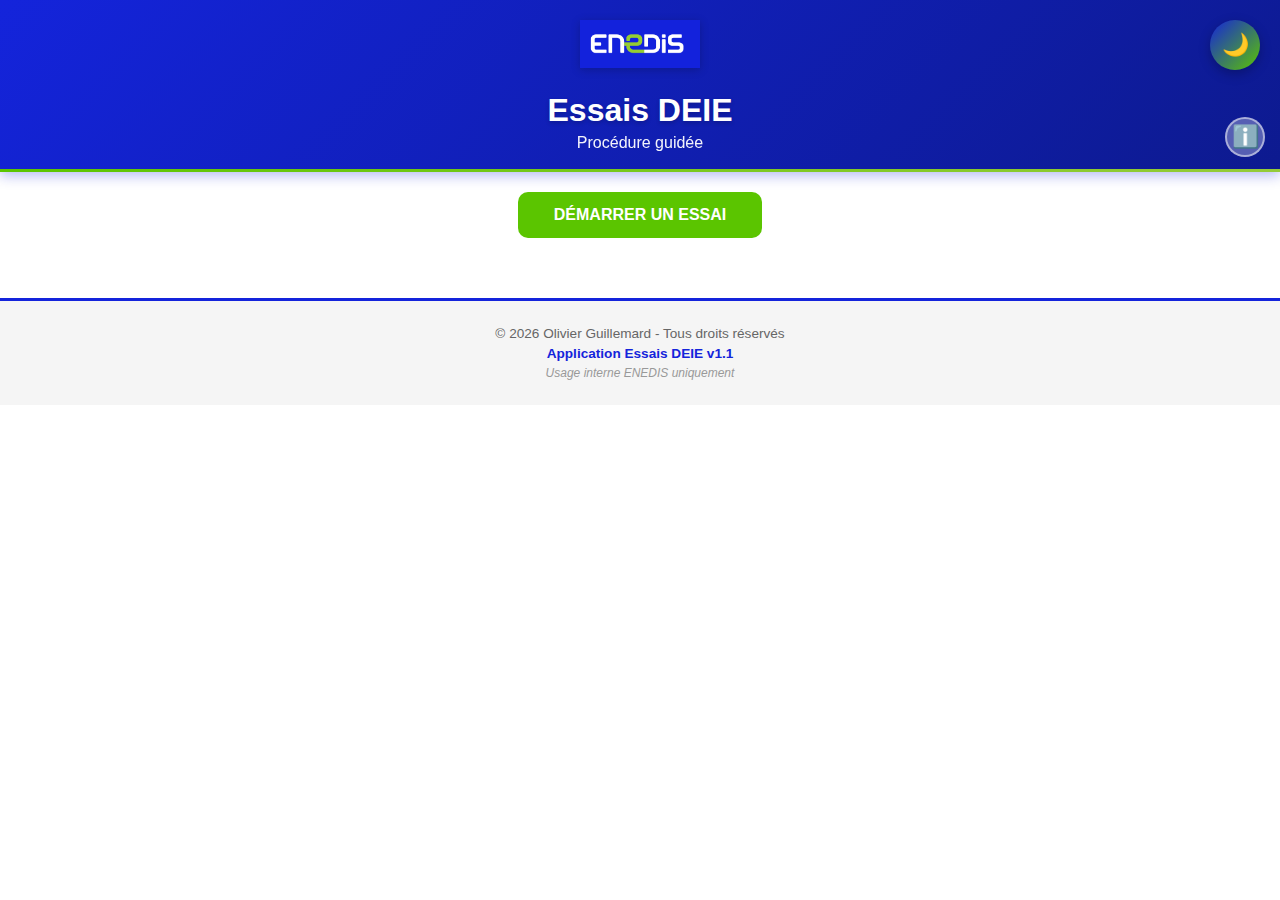
<file: index.html>
<!DOCTYPE html>
<html lang="fr">
<head>
    <meta charset="UTF-8">
    <title>Essais DEIE</title>
    <meta name="viewport" content="width=device-width, initial-scale=1.0">
    
    <!-- PWA Meta Tags -->
    <meta name="description" content="Application de gestion des essais DEIE - Enedis">
    <meta name="theme-color" content="#1424DB">
    <meta name="apple-mobile-web-app-capable" content="yes">
    <meta name="apple-mobile-web-app-status-bar-style" content="black-translucent">
    <meta name="apple-mobile-web-app-title" content="Essais DEIE">
    <link rel="manifest" href="manifest.json">
    
    <!-- Icons pour iPhone -->
    <link rel="apple-touch-icon" href="icon-192.png">
    <link rel="icon" type="image/png" href="icon-192.png">

    <link rel="stylesheet" href="style.css?v=20260217">
</head>
<body>
    
    <header class="header">
        <img src= "enedis.png" alt="Enedis" class="logo">
        <h1>Essais DEIE</h1>
        <p>Procédure guidée</p>
        <a href="about.html" class="about-link" title="À propos">ℹ️</a>
    </header>

 <main class="container">

  <!-- SCREEN 1 : ACCUEIL -->
  <section id="screenAccueil" class="screen active">
    <button id="startBtn">DÉMARRER UN ESSAI</button>
    
    <!-- Message de reprise si session en cours -->
    <div id="sessionEnCours" style="display: none; margin-top: 30px; padding: 20px; background-color: #fff3cd; border-radius: 8px; border: 2px solid #ffc107;">
      <h3 style="margin-top: 0; color: #856404;">Session en cours détectée</h3>
      <p id="sessionInfo" style="margin: 10px 0; color: #856404;"></p>
      <div style="display: flex; gap: 10px; margin-top: 15px; flex-direction: column;">
        <button id="btnReprendre" class="primary-btn" style="background-color: #5bc500;">
          Reprendre où je me suis arrêté
        </button>
        <button id="btnNouveauEssai" class="secondary-btn">
          Recommencer un nouvel essai
        </button>
      </div>
    </div>
  </section>

  <!-- SCREEN 2 : MOTIF / PROTECTION / COFFRET -->
  <section id="screenChoix" class="screen">
    <h2>Configuration de l'essai</h2>

    <div class="choice-group" data-type="motif">
      <h3>Motif des essais</h3>
      <button class="choice-btn" data-value="MES">MISE EN SERVICE</button>
      <button class="choice-btn" data-value="MODIF">MODIFICATION</button>
      <button class="choice-btn" data-value="DEP">DEPANNAGE</button>
    </div>


    <div class="choice-group" data-type="protection">
      <h3>Type de protection</h3>
      <button class="choice-btn" data-value="H1">H1</button>
      <button class="choice-btn" data-value="H2">H2</button>
      <button class="choice-btn" data-value="H3.1">H3.1</button>
      <button class="choice-btn" data-value="H4">H4</button>
      <button class="choice-btn" data-value="H5">H5</button>
    </div>

    <div class="choice-group" data-type="coffret">
      <h3>Type de coffret</h3>
      <button class="choice-btn" data-value="DEIE">DEIE</button>
      <button class="choice-btn" data-value="eDEIE">eDEIE</button>
    </div>

    <button id="nextBtn" disabled>Continuer</button>
  </section>

</main>

<!-- FOOTER COPYRIGHT -->
<footer class="copyright-footer">
  <p>© 2026 Olivier Guillemard - Tous droits réservés</p>
  <p class="version">Application Essais DEIE v1.1</p>
  <p class="usage">Usage interne ENEDIS uniquement</p>
</footer>

<script src="autosave.js?v=20260217"></script>
<script src="ux-mobile.js?v=20260217"></script>
<script src="app.js?v=20260217"></script>

<!-- Service Worker Registration -->
<script>
if ('serviceWorker' in navigator) {
  window.addEventListener('load', () => {
    navigator.serviceWorker.register('./service-worker.js')
      .then(registration => {
        console.log('✓ Service Worker enregistré avec succès:', registration.scope);
      })
      .catch(error => {
        console.log('✗ Erreur enregistrement Service Worker:', error);
      });
  });
}
</script>
  <script defer src="dark-mode.js?v=20260217"></script>
</body>
</html>
</file>
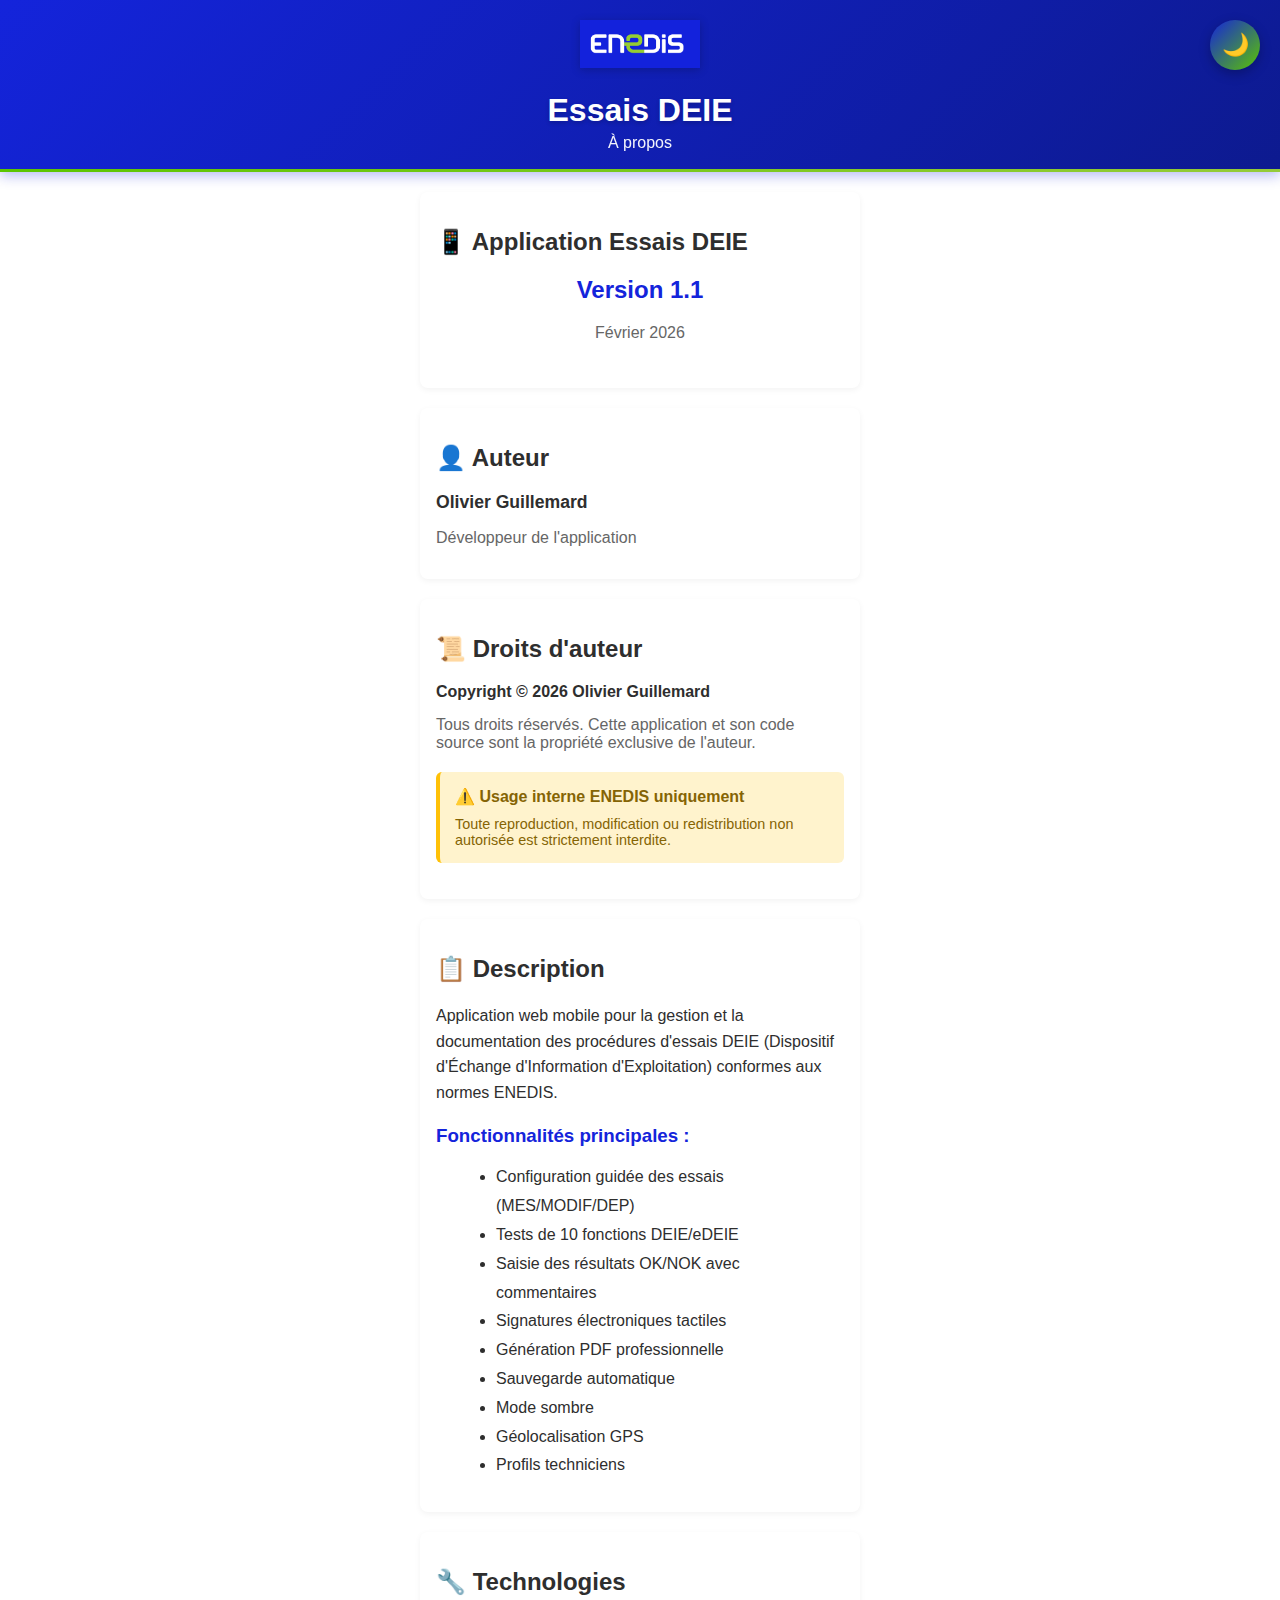
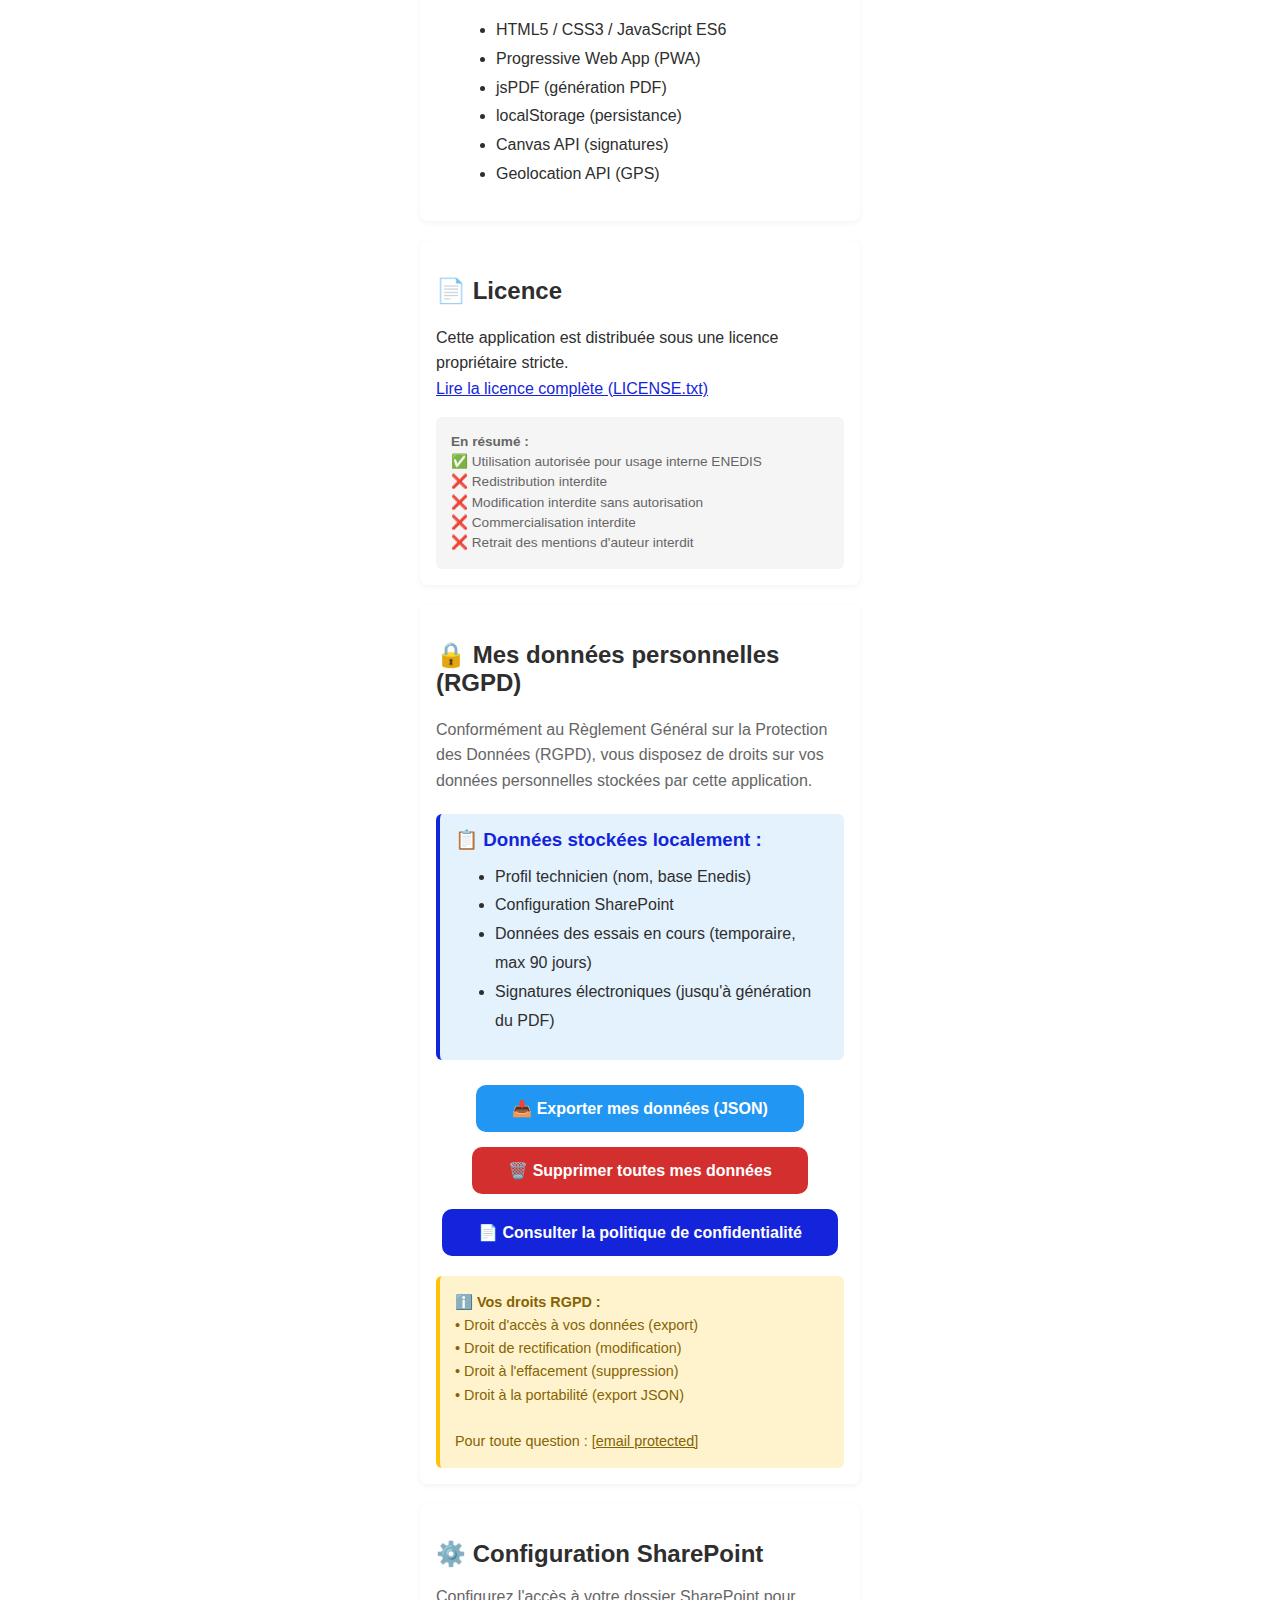
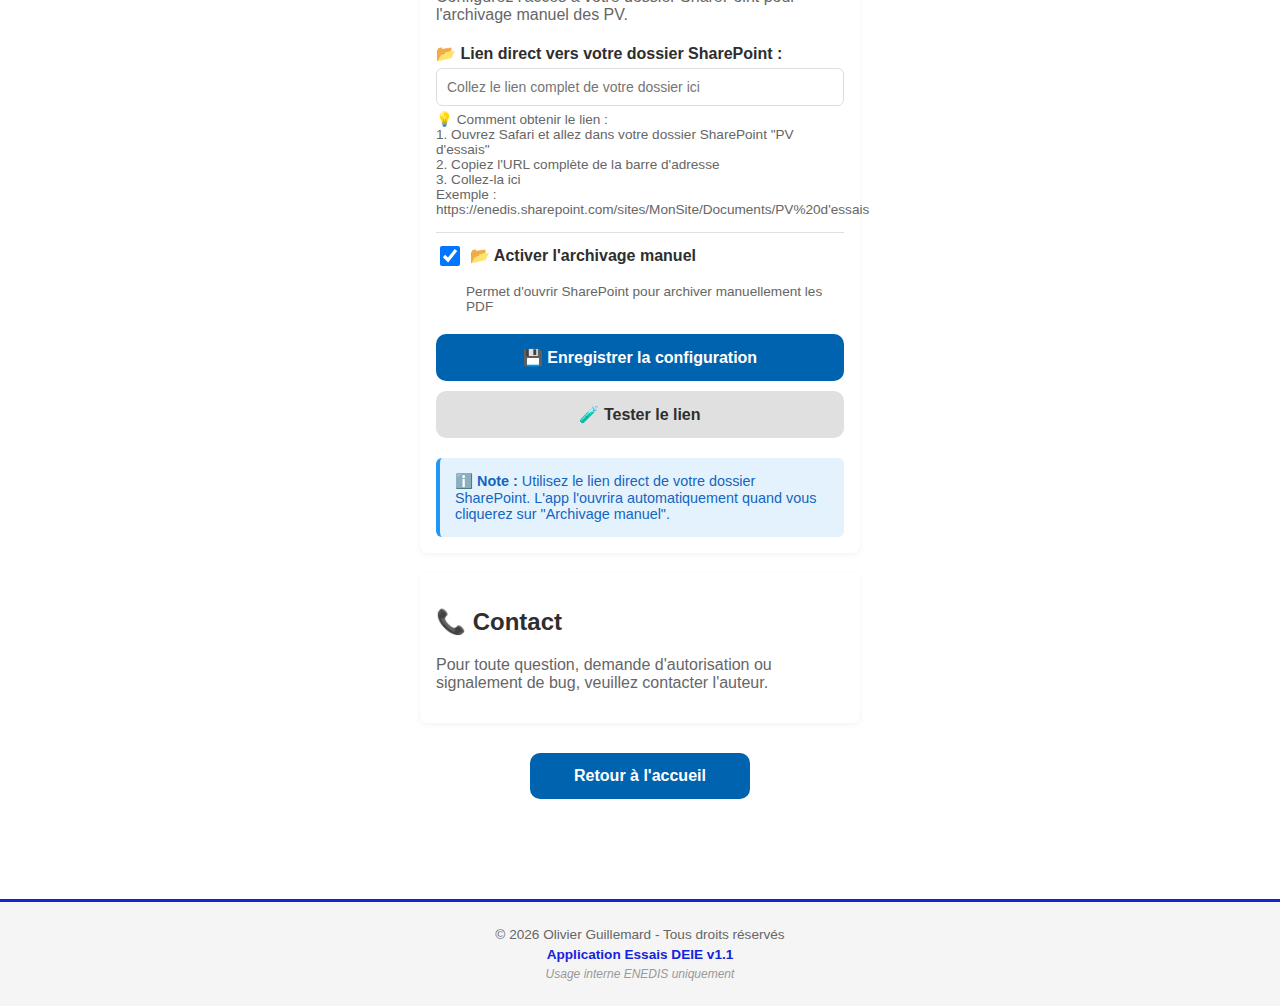
<file: about.html>
<!DOCTYPE html>
<html lang="fr">
<head>
  <meta charset="UTF-8">
  <title>À propos - Essais DEIE</title>
  <meta name="viewport" content="width=device-width, initial-scale=1.0">
  <link rel="stylesheet" href="style.css?v=20260217">
</head>

<body>

  <!-- HEADER BLEU -->
  <header class="header">
    <img src="enedis.png" alt="Enedis" class="logo">
    <h1>Essais DEIE</h1>
    <p>À propos</p>
  </header>

  <!-- CONTENU -->
  <main class="container">

    <section class="card">
      <h2>📱 Application Essais DEIE</h2>
      <p style="text-align: center; font-size: 1.5rem; font-weight: bold; color: #1424DB; margin: 20px 0;">
        Version 1.1
      </p>
      <p style="text-align: center; color: #666; margin-bottom: 30px;">
        Février 2026
      </p>
    </section>

    <section class="card">
      <h2>👤 Auteur</h2>
      <p style="font-size: 1.1rem; margin: 15px 0;">
        <strong>Olivier Guillemard</strong>
      </p>
      <p style="color: #666;">
        Développeur de l'application
      </p>
    </section>

    <section class="card">
      <h2>📜 Droits d'auteur</h2>
      <p style="margin: 15px 0;">
        <strong>Copyright © 2026 Olivier Guillemard</strong>
      </p>
      <p style="color: #666; margin: 10px 0;">
        Tous droits réservés. Cette application et son code source sont la propriété exclusive de l'auteur.
      </p>
      <div style="background-color: #fff3cd; border-left: 4px solid #ffc107; padding: 15px; margin: 20px 0; border-radius: 6px;">
        <p style="margin: 0; font-weight: bold; color: #856404;">
          ⚠️ Usage interne ENEDIS uniquement
        </p>
        <p style="margin: 10px 0 0 0; color: #856404; font-size: 0.9rem;">
          Toute reproduction, modification ou redistribution non autorisée est strictement interdite.
        </p>
      </div>
    </section>

    <section class="card">
      <h2>📋 Description</h2>
      <p style="margin: 15px 0; line-height: 1.6;">
        Application web mobile pour la gestion et la documentation des procédures d'essais DEIE 
        (Dispositif d'Échange d'Information d'Exploitation) conformes aux normes ENEDIS.
      </p>
      <h3 style="color: #1424DB; margin-top: 20px;">Fonctionnalités principales :</h3>
      <ul style="line-height: 1.8; margin-left: 20px;">
        <li>Configuration guidée des essais (MES/MODIF/DEP)</li>
        <li>Tests de 10 fonctions DEIE/eDEIE</li>
        <li>Saisie des résultats OK/NOK avec commentaires</li>
        <li>Signatures électroniques tactiles</li>
        <li>Génération PDF professionnelle</li>
        <li>Sauvegarde automatique</li>
        <li>Mode sombre</li>
        <li>Géolocalisation GPS</li>
        <li>Profils techniciens</li>
      </ul>
    </section>

    <section class="card">
      <h2>🔧 Technologies</h2>
      <ul style="line-height: 1.8; margin-left: 20px;">
        <li>HTML5 / CSS3 / JavaScript ES6</li>
        <li>Progressive Web App (PWA)</li>
        <li>jsPDF (génération PDF)</li>
        <li>localStorage (persistance)</li>
        <li>Canvas API (signatures)</li>
        <li>Geolocation API (GPS)</li>
      </ul>
    </section>

    <section class="card">
      <h2>📄 Licence</h2>
      <p style="margin: 15px 0; line-height: 1.6;">
        Cette application est distribuée sous une licence propriétaire stricte.<br>
        <a href="LICENSE.txt" style="color: #1424DB; text-decoration: underline;">
          Lire la licence complète (LICENSE.txt)
        </a>
      </p>
      <div style="background-color: #f5f5f5; padding: 15px; border-radius: 6px; margin-top: 15px;">
        <p style="margin: 0; font-size: 0.85rem; color: #666; line-height: 1.5;">
          <strong>En résumé :</strong><br>
          ✅ Utilisation autorisée pour usage interne ENEDIS<br>
          ❌ Redistribution interdite<br>
          ❌ Modification interdite sans autorisation<br>
          ❌ Commercialisation interdite<br>
          ❌ Retrait des mentions d'auteur interdit
        </p>
      </div>
    </section>

    <section class="card">
      <h2>🔒 Mes données personnelles (RGPD)</h2>
      <p style="margin: 15px 0; color: #666; line-height: 1.6;">
        Conformément au Règlement Général sur la Protection des Données (RGPD), vous disposez 
        de droits sur vos données personnelles stockées par cette application.
      </p>

      <div style="background: #e3f2fd; padding: 15px; border-left: 4px solid #1424DB; border-radius: 6px; margin: 20px 0;">
        <h3 style="margin-top: 0; color: #1424DB;">📋 Données stockées localement :</h3>
        <ul style="line-height: 1.8; margin: 10px 0;">
          <li>Profil technicien (nom, base Enedis)</li>
          <li>Configuration SharePoint</li>
          <li>Données des essais en cours (temporaire, max 90 jours)</li>
          <li>Signatures électroniques (jusqu'à génération du PDF)</li>
        </ul>
      </div>

      <div style="display: flex; flex-direction: column; gap: 15px; margin-top: 25px;">
        <button type="button" class="secondary-btn" id="btnExportData" style="background: #2196F3; color: white;">
          📥 Exporter mes données (JSON)
        </button>
        
        <button type="button" class="secondary-btn" id="btnDeleteAllData" style="background: #d32f2f; color: white;">
          🗑️ Supprimer toutes mes données
        </button>

        <a href="confidentialite.html" class="secondary-btn" style="background: #1424DB; color: white; text-decoration: none; text-align: center;">
          📄 Consulter la politique de confidentialité
        </a>
      </div>

      <div style="background: #fff3cd; padding: 15px; border-left: 4px solid #ffc107; border-radius: 6px; margin-top: 20px;">
        <p style="margin: 0; font-size: 0.9rem; color: #856404; line-height: 1.6;">
          <strong>ℹ️ Vos droits RGPD :</strong><br>
          • Droit d'accès à vos données (export)<br>
          • Droit de rectification (modification)<br>
          • Droit à l'effacement (suppression)<br>
          • Droit à la portabilité (export JSON)<br><br>
          Pour toute question : <a href="/cdn-cgi/l/email-protection#3256425d72575c57565b411c5440" style="color: #856404; text-decoration: underline;"><span class="__cf_email__" data-cfemail="bbdfcbd4fbded5dedfd2c895ddc9">[email&#160;protected]</span></a>
        </p>
      </div>
    </section>

    <section class="card">
      <h2>⚙️ Configuration SharePoint</h2>
      <p style="margin: 15px 0; color: #666;">
        Configurez l'accès à votre dossier SharePoint pour l'archivage manuel des PV.
      </p>
      
      <div style="margin-top: 20px;">
        <div style="margin-bottom: 15px;">
          <label style="display: block; margin-bottom: 5px; font-weight: bold;">
            📂 Lien direct vers votre dossier SharePoint :
          </label>
          <input 
            type="text" 
            id="sharepointFolderUrl" 
            placeholder="Collez le lien complet de votre dossier ici"
            style="width: 100%; padding: 10px; border: 1px solid #ddd; border-radius: 6px; font-size: 14px;"
          />
          <small style="color: #666; font-size: 0.85rem; margin-top: 5px; display: block;">
            💡 Comment obtenir le lien :<br>
            1. Ouvrez Safari et allez dans votre dossier SharePoint "PV d'essais"<br>
            2. Copiez l'URL complète de la barre d'adresse<br>
            3. Collez-la ici<br>
            Exemple : https://enedis.sharepoint.com/sites/MonSite/Documents/PV%20d'essais
          </small>
        </div>
        
        <div style="margin-bottom: 20px; padding-top: 10px; border-top: 1px solid #e0e0e0;">
          <label style="display: flex; align-items: center; cursor: pointer; margin-bottom: 15px;">
            <input type="checkbox" id="archivageManuelEnabled" style="margin-right: 10px; width: 20px; height: 20px;" checked>
            <span style="font-weight: bold;">📂 Activer l'archivage manuel</span>
          </label>
          <small style="color: #666; font-size: 0.85rem; margin-left: 30px; display: block;">
            Permet d'ouvrir SharePoint pour archiver manuellement les PDF
          </small>
        </div>
        
        <div style="display: flex; gap: 10px; flex-wrap: wrap;">
          <button type="button" class="primary-btn" id="btnSaveSharePoint" style="flex: 1;">
            💾 Enregistrer la configuration
          </button>
          <button type="button" class="secondary-btn" id="btnTestSharePoint" style="flex: 1;">
            🧪 Tester le lien
          </button>
        </div>
        
        <div id="sharepointStatus" style="margin-top: 15px; padding: 10px; border-radius: 6px; display: none;"></div>
      </div>
      
      <div style="background-color: #e3f2fd; border-left: 4px solid #2196F3; padding: 15px; margin-top: 20px; border-radius: 6px;">
        <p style="margin: 0; font-size: 0.9rem; color: #1565C0;">
          ℹ️ <strong>Note :</strong> Utilisez le lien direct de votre dossier SharePoint. 
          L'app l'ouvrira automatiquement quand vous cliquerez sur "Archivage manuel".
        </p>
      </div>
    </section>

    <section class="card">
      <h2>📞 Contact</h2>
      <p style="margin: 15px 0; color: #666;">
        Pour toute question, demande d'autorisation ou signalement de bug, 
        veuillez contacter l'auteur.
      </p>
    </section>

    <div class="form-actions">
      <button type="button" class="primary-btn" onclick="window.location.href='index.html'">
        Retour à l'accueil
      </button>
    </div>

  </main>

  <!-- FOOTER COPYRIGHT -->
  <footer class="copyright-footer">
    <p>© 2026 Olivier Guillemard - Tous droits réservés</p>
    <p class="version">Application Essais DEIE v1.1</p>
    <p class="usage">Usage interne ENEDIS uniquement</p>
  </footer>


  <script defer src="sharepoint-integration.js?v=20260217"></script>
  <script defer src="ux-mobile.js?v=20260217"></script>
  
  <script>
    // ============================================
    // GESTION RGPD - EXPORT ET SUPPRESSION DONNÉES
    // ============================================

    // Export des données personnelles (Article 20 RGPD - Portabilité)
    document.getElementById("btnExportData")?.addEventListener("click", () => {
      try {
        const allData = {
          exportDate: new Date().toISOString(),
          exportVersion: "1.1",
          profilTechnicien: JSON.parse(localStorage.getItem("profilTechnicien") || "null"),
          sharepointConfig: JSON.parse(localStorage.getItem("sharepointConfig") || "null"),
          choixEssais: JSON.parse(localStorage.getItem("choixEssais") || "null"),
          rapportEssais: JSON.parse(localStorage.getItem("rapportEssais") || "null"),
          dataTests: JSON.parse(localStorage.getItem("dataTests") || "null"),
          lastAutoSave: JSON.parse(localStorage.getItem("lastAutoSave") || "null"),
          darkModeEnabled: localStorage.getItem("darkModeEnabled"),
          note: "Export RGPD - Toutes vos données personnelles stockées localement dans l'application Essais DEIE"
        };

        const dataStr = JSON.stringify(allData, null, 2);
        const blob = new Blob([dataStr], { type: 'application/json' });
        const url = URL.createObjectURL(blob);
        
        const a = document.createElement('a');
        a.href = url;
        a.download = 'mes-donnees-DEIE-' + new Date().toISOString().split('T')[0] + '.json';
        document.body.appendChild(a);
        a.click();
        document.body.removeChild(a);
        URL.revokeObjectURL(url);
        
        alert("✅ Export réussi !\n\nVos données ont été exportées au format JSON.");
        
      } catch (error) {
        console.error("Erreur export données:", error);
        alert("❌ Erreur lors de l'export des données.\n\n" + error.message);
      }
    });

    // Suppression de toutes les données personnelles
    document.getElementById("btnDeleteAllData")?.addEventListener("click", () => {
      const confirmed = confirm(
        "⚠️ SUPPRESSION DE VOS DONNÉES PERSONNELLES\n\n" +
        "Cette action est IRRÉVERSIBLE.\n\n" +
        "Voulez-vous vraiment SUPPRIMER toutes vos données ?"
      );
      
      if (!confirmed) return;

      const doubleConfirm = confirm("⚠️ CONFIRMATION FINALE\n\nÊtes-vous ABSOLUMENT SÛR(E) ?");
      if (!doubleConfirm) return;

      try {
        localStorage.clear();
        alert("✅ SUPPRESSION EFFECTUÉE\n\nVous allez être redirigé vers l'accueil.");
        setTimeout(() => { window.location.href = "index.html"; }, 1000);
      } catch (error) {
        console.error("Erreur suppression données:", error);
        alert("❌ Erreur lors de la suppression des données.\n\n" + error.message);
      }
    });

    // ============================================
    // CONFIGURATION SHAREPOINT
    // ============================================
    
    // Charger la configuration existante
    window.addEventListener('load', function() {
      const config = localStorage.getItem("sharepointConfig");
      if (config) {
        try {
          const parsed = JSON.parse(config);
          document.getElementById("sharepointFolderUrl").value = parsed.folderUrl || "";
          document.getElementById("archivageManuelEnabled").checked = parsed.archivageManuelEnabled !== false;
        } catch (e) {
          console.error("Erreur chargement config SharePoint:", e);
        }
      }
    });
    
    // Sauvegarder la configuration
    document.getElementById("btnSaveSharePoint").addEventListener("click", function() {
      const folderUrl = document.getElementById("sharepointFolderUrl").value.trim();
      const archivageManuelEnabled = document.getElementById("archivageManuelEnabled").checked;
      
      if (archivageManuelEnabled && !folderUrl) {
        alert("❌ Veuillez remplir le lien du dossier SharePoint.");
        return;
      }
      
      if (archivageManuelEnabled && !folderUrl.startsWith("https://")) {
        alert("❌ Le lien doit commencer par https://");
        return;
      }
      
      const config = {
        folderUrl: folderUrl,
        archivageManuelEnabled: archivageManuelEnabled
      };
      
      localStorage.setItem("sharepointConfig", JSON.stringify(config));
      
      const statusDiv = document.getElementById("sharepointStatus");
      statusDiv.style.display = "block";
      statusDiv.style.backgroundColor = "#d4edda";
      statusDiv.style.borderLeft = "4px solid #28a745";
      statusDiv.style.color = "#155724";
      
      let message = "✓ Configuration enregistrée avec succès !<br>";
      if (archivageManuelEnabled) message += "• Archivage manuel activé";
      
      statusDiv.innerHTML = message;
      
      setTimeout(function() {
        statusDiv.style.display = "none";
      }, 3000);
    });
    
    // Tester le lien SharePoint
    document.getElementById("btnTestSharePoint").addEventListener("click", function() {
      const folderUrl = document.getElementById("sharepointFolderUrl").value.trim();
      const statusDiv = document.getElementById("sharepointStatus");
      
      if (!folderUrl) {
        alert("❌ Veuillez d'abord remplir le lien du dossier SharePoint.");
        return;
      }
      
      statusDiv.style.display = "block";
      statusDiv.style.backgroundColor = "#fff3cd";
      statusDiv.style.borderLeft = "4px solid #ffc107";
      statusDiv.style.color = "#856404";
      statusDiv.innerHTML = "⏳ Validation en cours...";
      
      try {
        const urlObj = new URL(folderUrl);
        
        if (!urlObj.hostname.includes('sharepoint.com')) {
          throw new Error("Le lien ne semble pas être un dossier SharePoint");
        }
        
        statusDiv.style.backgroundColor = "#d4edda";
        statusDiv.style.borderLeft = "4px solid #28a745";
        statusDiv.style.color = "#155724";
        statusDiv.innerHTML = "";
        
        const successMsg = document.createElement('div');
        successMsg.innerHTML = '✓ Lien valide !';
        statusDiv.appendChild(successMsg);
        
        const urlInfo = document.createElement('small');
        urlInfo.style.fontSize = '0.85em';
        urlInfo.style.marginTop = '5px';
        urlInfo.style.display = 'block';
        urlInfo.textContent = 'Lien : ' + folderUrl;
        statusDiv.appendChild(urlInfo);
        
        const openBtn = document.createElement('button');
        openBtn.textContent = '🔗 Ouvrir le dossier pour vérifier';
        openBtn.style.cssText = 'margin-top: 10px; padding: 5px 15px; background: #28a745; color: white; border: none; border-radius: 4px; cursor: pointer;';
        openBtn.onclick = function() {
          window.open(folderUrl, '_blank');
        };
        statusDiv.appendChild(openBtn);
        
      } catch (error) {
        statusDiv.style.backgroundColor = "#f8d7da";
        statusDiv.style.borderLeft = "4px solid #dc3545";
        statusDiv.style.color = "#721c24";
        statusDiv.innerHTML = 
          "❌ Lien invalide : " + error.message + "<br>" +
          "<small style='font-size: 0.85em; margin-top: 5px; display: block;'>" +
          "Assurez-vous de copier le lien complet depuis Safari." +
          "</small>";
      }
      
      setTimeout(function() {
        statusDiv.style.display = "none";
      }, 8000);
    });
  </script>
  <script defer src="dark-mode.js?v=20260217"></script>
</body>
</html>
</file>
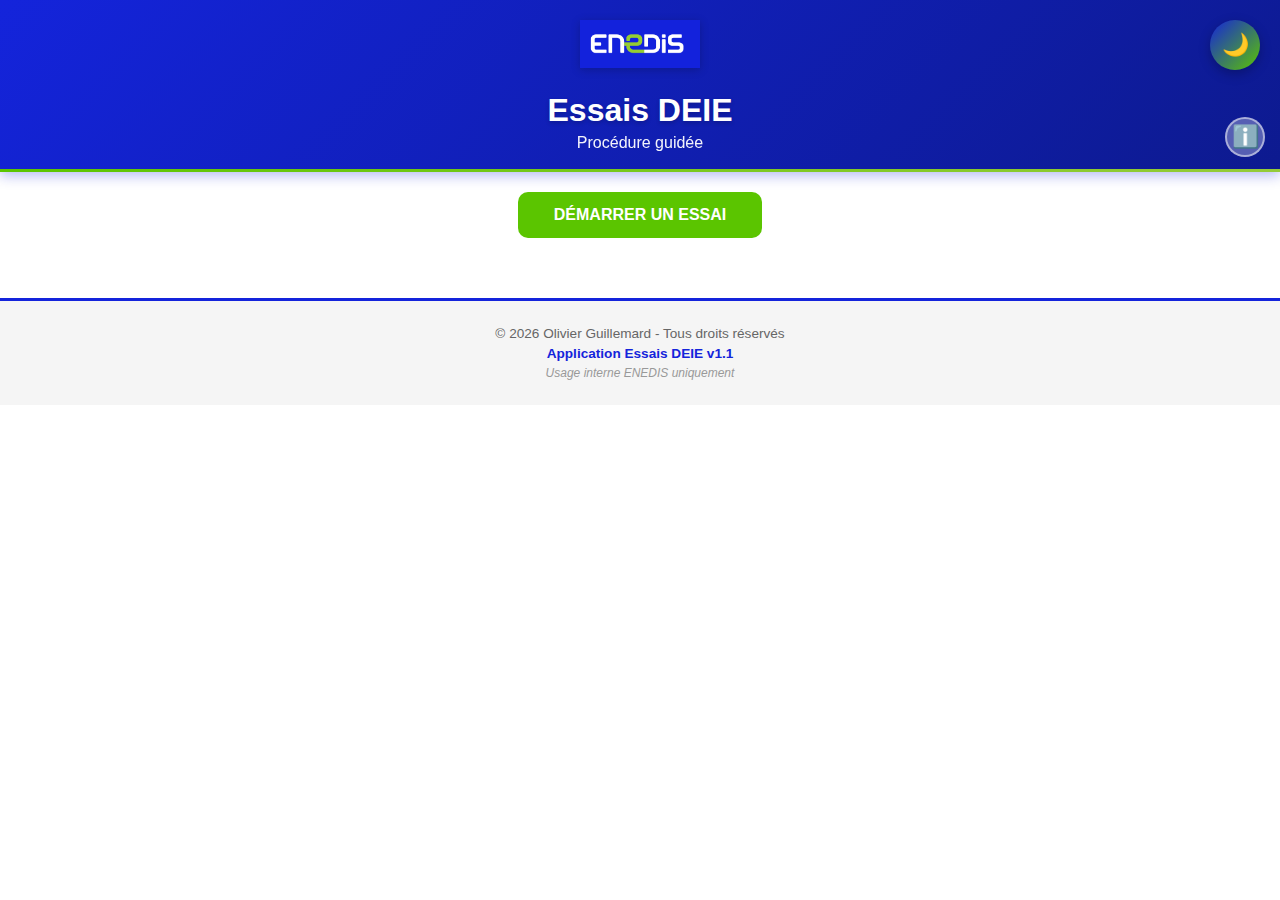
<file: admin.html>
<!DOCTYPE html>
<html lang="fr">
<head>
  <meta charset="UTF-8">
  <title>PV d'essais – Administratif</title>

  <!-- Mobile first -->
  <meta name="viewport" content="width=device-width, initial-scale=1.0">

  <!-- Lien vers le CSS -->
  <link rel="stylesheet" href="style.css?v=20260217">
</head>

<body>

  <!-- HEADER BLEU -->
  <header class="header">
    <img src="enedis.png" alt="Enedis" class="logo">
    <h1>PV d'essais – Administratif</h1>
    <button id="btnGererProfil" style="position: absolute; top: 20px; left: 20px; background: white; color: #1424DB; border: 2px solid white; padding: 8px 16px; border-radius: 6px; cursor: pointer; font-weight: bold; z-index: 100;">
      👤 Mon Profil
    </button>
  </header>

  <!-- MODAL PROFIL TECHNICIEN -->
  <div id="modalProfil" class="modal" style="display: none;">
    <div class="modal-content">
      <span class="close" id="closeModal">&times;</span>
      <h2>Mon Profil Technicien</h2>
      <p style="color: #666; font-size: 0.9rem;">Ces informations seront automatiquement pré-remplies lors de vos prochains essais.</p>
      
      <div class="field">
        <label>Nom et prénom *</label>
        <input type="text" id="profilNomTechnicien" placeholder="Ex: Jean Dupont">
      </div>

      <div class="field">
        <label>Base Enedis *</label>
        <input type="text" id="profilBaseEnedis" placeholder="Ex: Lyon Nord">
      </div>

      <div class="field">
        <label>Téléphone (optionnel)</label>
        <input type="tel" id="profilTelephoneTechnicien" placeholder="Ex: 06 12 34 56 78">
      </div>

      <div style="display: flex; gap: 10px; margin-top: 20px;">
        <button type="button" class="primary-btn" id="btnSauvegarderProfil">
          Sauvegarder
        </button>
        <button type="button" class="secondary-btn" id="btnSupprimerProfil">
          Supprimer le profil
        </button>
      </div>
    </div>
  </div>

  <!-- CONTENU BLANC -->
  <main class="container">

    <!-- BLOC RECAP -->
     <section class="recap">
  <h2>Récapitulatif des Choix</h2>

  <p><strong>Motif :</strong> <span id="recapMotif"></span></p>
  <p><strong>Type de protection :</strong> <span id="recapProtection"></span></p>
  <p><strong>Type de coffret :</strong> <span id="recapCoffret"></span></p>
</section>

    <!-- BLOC CONTRÔLE -->
    <section class="card">
      <h2>Bloc Contrôle</h2>

      <div class="field">
        <label>Date du contrôle</label>
        <input type="date" id="dateControle">
      </div>

      <div class="field">
        <label>Base Enedis</label>
        <input type="text" id="baseEnedis">
      </div>

      <div class="field">
        <label>Nom technicien Enedis</label>
        <input type="text" id="NomTechEnedis">
      </div>

      <div class="field">
        <label>Présence du client</label>
        <select id="presenceClient">
          <option value="">-- Choisir --</option>
          <option value="OUI">OUI</option>
          <option value="NON">NON</option>
        </select>
      </div>

      <div class="field" id="fieldNomInterClient">
        <label>Nom intervenant client</label>
        <input type="text" id="NomInterClient" placeholder="Nom et prénom du représentant client">
      </div>
    </section>

    <!-- INSTALLATION -->
    <section class="card">
      <h2>Installation</h2>

      <div class="field">
  <label for="typeCentrale">Type de centrale</label>
  <select id="typeCentrale" name="typeCentrale">
    <option value="">— Sélectionner —</option>
    <option value="eolien">ÉOLIEN</option>
    <option value="photovoltaïque">PHOTOVOLTAÏQUE</option>
    <option value="hydroélectrique">HYDROELECTRIQUE</option>
    <option value="cogeneration_gaz">COGENERATION GAZ</option>
    <option value="batterie">BATTERIES</option>
  </select>
</div>

      <div class="field">
        <label>Nom exploitant</label>
        <input type="text" id="NomExploitant">
      </div>

      <div class="field">
        <label>Coordonnées téléphoniques</label>
        <input type="tel" id="CoordonneesTEL">
      </div>

      <div class="field field-required">
        <label>Nom du site <span class="required-indicator">*</span></label>
        <input type="text" id="NomSite" required>
        <small class="field-hint">Champ obligatoire</small>
      </div>

      <div class="field">
        <label>Coordonnées GPS</label>
        <div style="display: flex; gap: 8px;">
          <input type="text" placeholder="Latitude, Longitude" id="GPS" style="flex: 1;">
          <button type="button" id="btnGeolocalisation" class="secondary-btn" style="min-width: auto; padding: 10px 15px; margin: 0;">
            📍 GPS
          </button>
        </div>
        <small id="gpsStatus" style="color: #666; font-size: 0.85rem; display: none; margin-top: 5px;"></small>
        <div style="background: #e3f2fd; padding: 10px; border-left: 3px solid #2196F3; border-radius: 4px; margin-top: 8px;">
          <small style="color: #1565C0; font-size: 0.85rem; line-height: 1.4; display: block;">
            💡 <strong>Astuce :</strong> Le bouton GPS remplira automatiquement l'adresse, le code postal et la commune grâce à vos coordonnées.
          </small>
        </div>
      </div>

      <div class="field">
        <label>Code postal</label>
        <input type="text" id="CodePostal" placeholder="Ex: 72000" inputmode="numeric" maxlength="5">
      </div>

      <div class="field">
        <label>Commune</label>
        <input type="text" id="Commune" placeholder="Ex: Le Mans">
      </div>

      <div class="field">
        <label>Adresse</label>
        <input type="text" id="Adresse" placeholder="Ex: 12 rue de la Paix"></div>

      <div class="field">
        <label>Numéro de contrat</label>
        <input type="text" id="Contrat">
      </div>

      <div class="field">
        <label>Puissance installée (kW)</label>
        <input type="number" id="PuissanceInstall">
      </div>

      <div class="field">
        <label>Poste source</label>
        <input type="text" id="PS">
      </div>

      <div class="field">
        <label>Départ HTA</label>
        <input type="text" id="DepHTA">
      </div>

      <div class="field field-required">
        <label>Code GDO <span class="required-indicator">*</span></label>
        <input type="text" id="GDO" required>
        <small class="field-hint">Champ obligatoire</small>
      </div>

      <div class="field">
        <label>PRM</label>
        <input type="text" id="PRM">
      </div>
    </section>

    <!-- BLOC TECHNIQUE -->
    <section class="card">
      <h2>Technique</h2>

      <div class="field">
        <label>Délai maximum de découplage (min)</label>
        <input type="text" inputmode="numeric" pattern="[0-9]*" maxlength="3" id="delaisDecouplage" placeholder="Ex: 10" style="width: 100px;">
      </div>

      <div class="field">
        <label>Temps de reconfiguration (s)</label>
        <input type="text" inputmode="numeric" pattern="[0-9]*" maxlength="3" id="tmpReconfiguration" placeholder="Ex: 30" style="width: 100px;">
      </div>

      <div class="field">
        <label>Valeur repli P0</label>
        <input type="text" inputmode="numeric" pattern="[0-9]*" maxlength="3" id="valeurP0" placeholder="Ex: 0" style="width: 100px;">
      </div>

      <div class="field">
        <label>Valeur repli Q0</label>
        <input type="text" inputmode="numeric" pattern="[0-9]*" maxlength="3" id="valeurQ0" placeholder="Ex: 0" style="width: 100px;">
      </div>
    </section>

    <!-- BLOC COMPTEUR -->
    <section class="card">
      <h2>Infos Compteur</h2>

      <div class="field">
        <label for="typeCompteur">Type de Compteur</label>
  <select id="typeCompteur" name="typeCompteur">
    <option value="">— Sélectionner —</option>
    <option value="2Q">2Q</option>
    <option value="4Q">4Q</option>
  </select>
</div>

      <div class="field">
        <label>Constructeur</label>
        <input type="text" id="constructeurCompteur">
      </div>

      <div class="field">
        <label>Référence</label>
        <input type="text" id="referenceCompteur">
      </div>

      <div class="field">
        <label>Numéro de série</label>
        <input type="text" id="numSerieCompteur">
      </div>

      <div class="field">
        <label>Type de boîtier</label>
        <input type="text" id="typeBoitier">
      </div>
    </section>
    <!-- ACTIONS BOUTON SUIVANT-->
    <div class="form-actions">
      <button
        type="button"
        class="secondary-btn"
        id="btnSauvegarderQuitter"
        style="margin-bottom: 10px;">
        💾 Sauvegarder et quitter
      </button>
      <button
        type="button"
        class="primary-btn"
        id="btnAdminSuivant">
        Suivant
      </button>
    </div>

  </main>

  <footer style="text-align: center; padding: 20px; font-size: 0.85rem; color: #666; margin-top: 40px;">
    <p>
      © 2026 Enedis - Tous droits réservés<br>
      <a href="confidentialite.html" style="color: #1424DB;">Politique de confidentialité</a> | 
      <a href="about.html" style="color: #1424DB;">Mes données (RGPD)</a>
    </p>
  </footer>

  <!-- JS -->
  <script defer src="progress-indicator.js?v=20260218"></script>
  <script defer src="autosave.js?v=20260217"></script>
  <script defer src="profil-technicien.js?v=20260217"></script>
  <script defer src="ux-mobile.js?v=20260217"></script>
  <script defer src="admin.js?v=20260217"></script>
  <script defer src="dark-mode.js?v=20260217"></script>
</body>
</html>
</file>
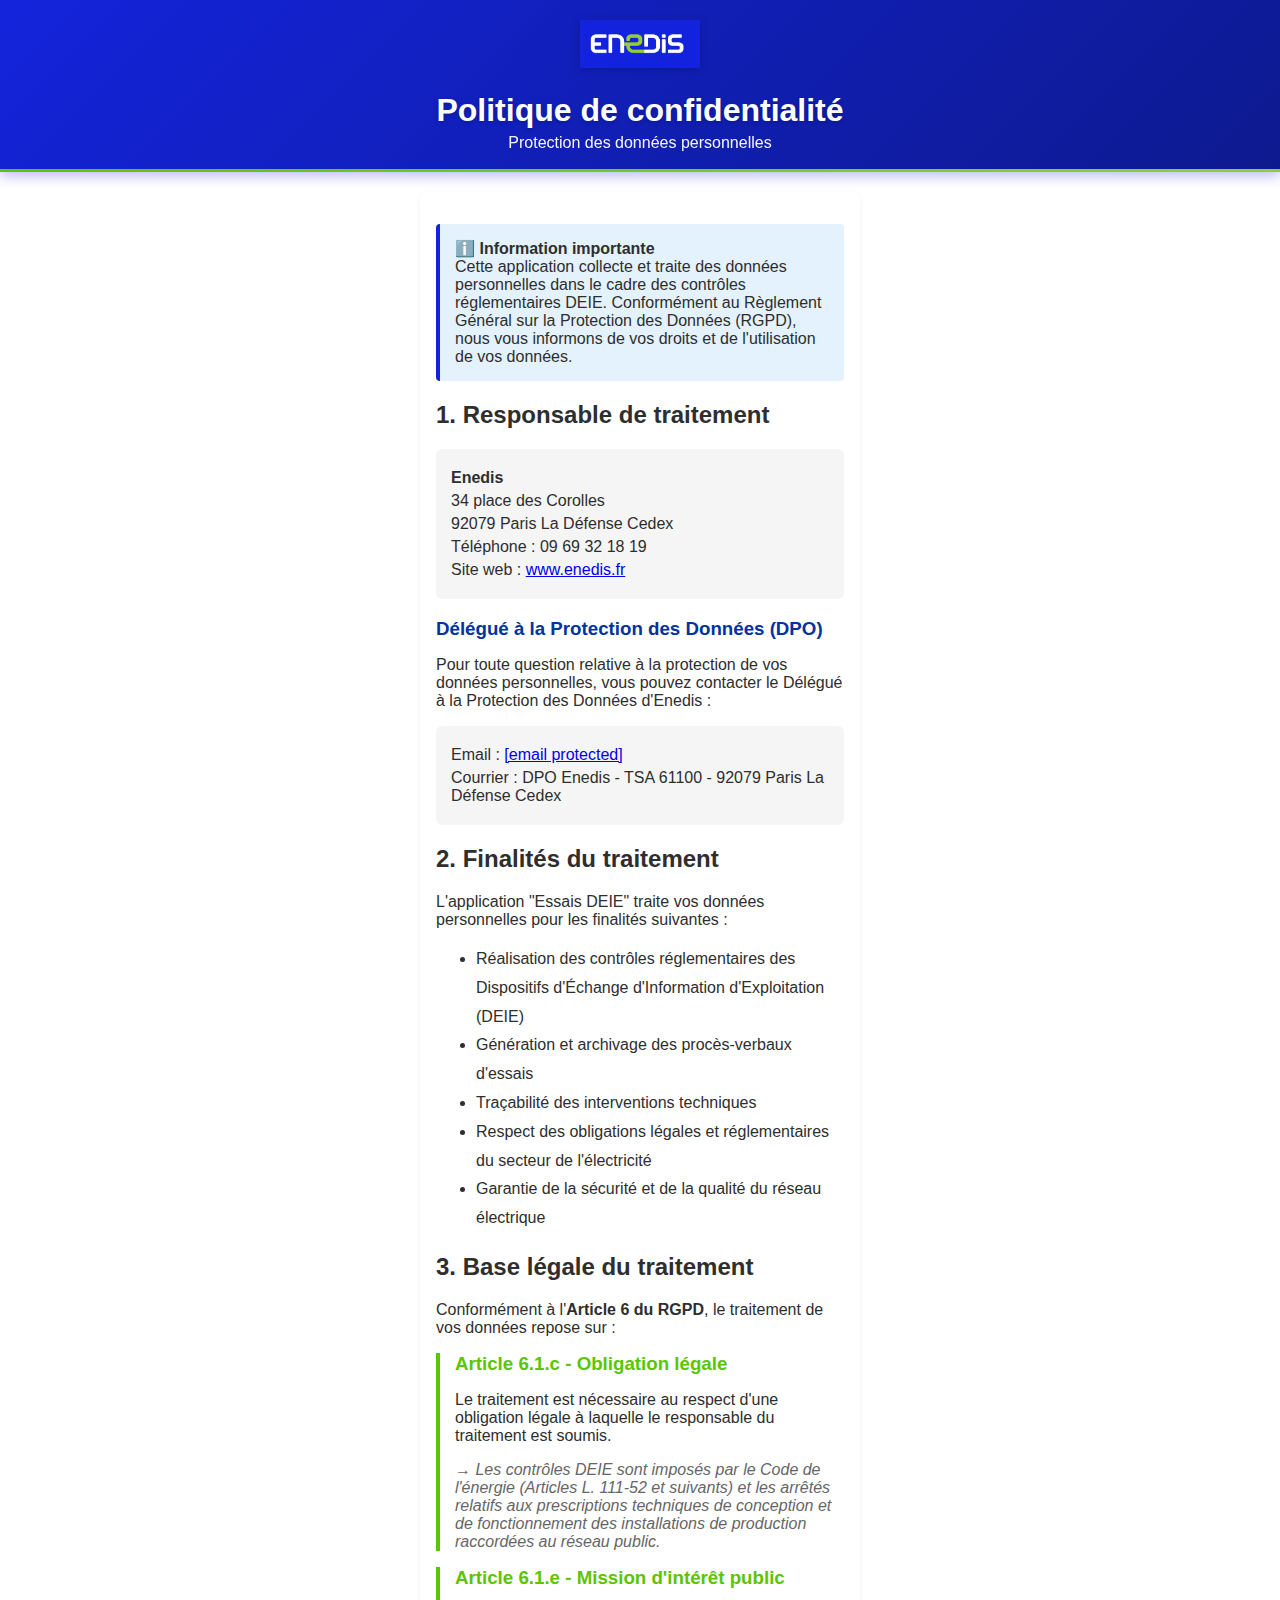
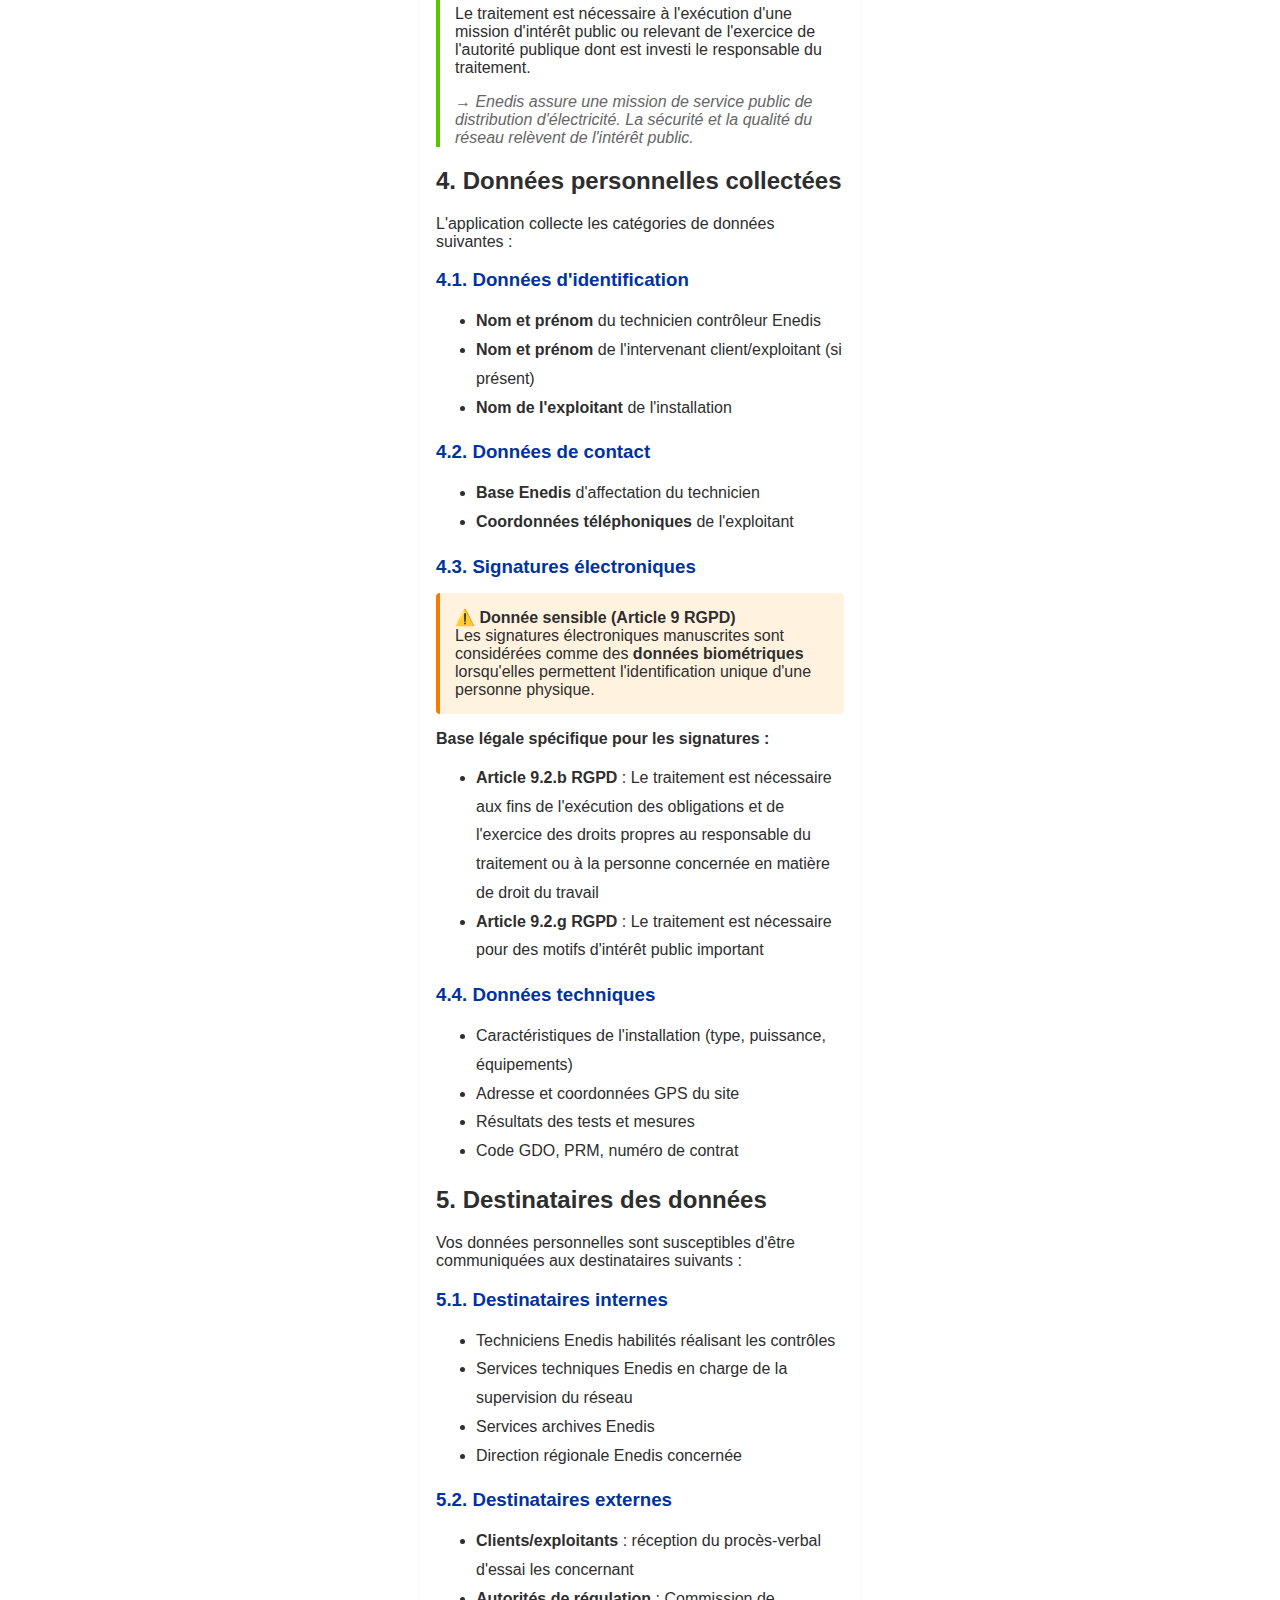
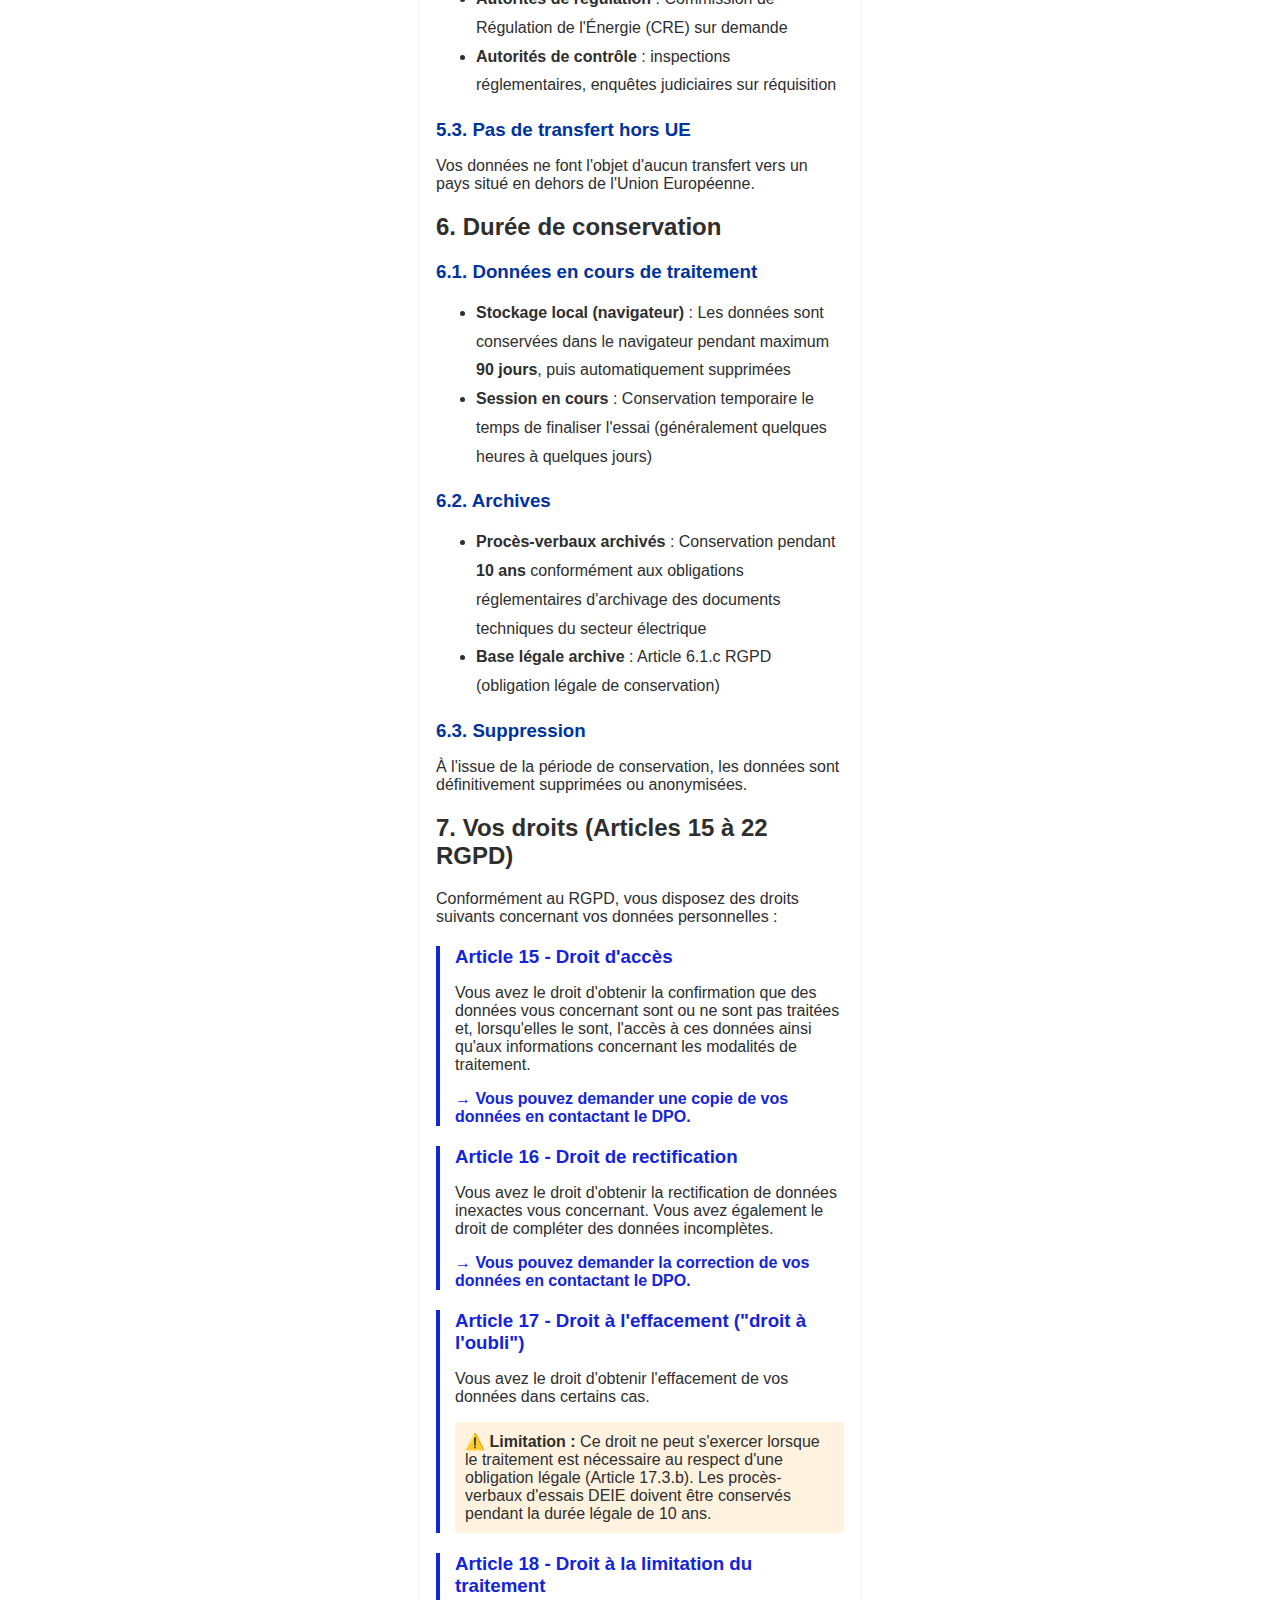
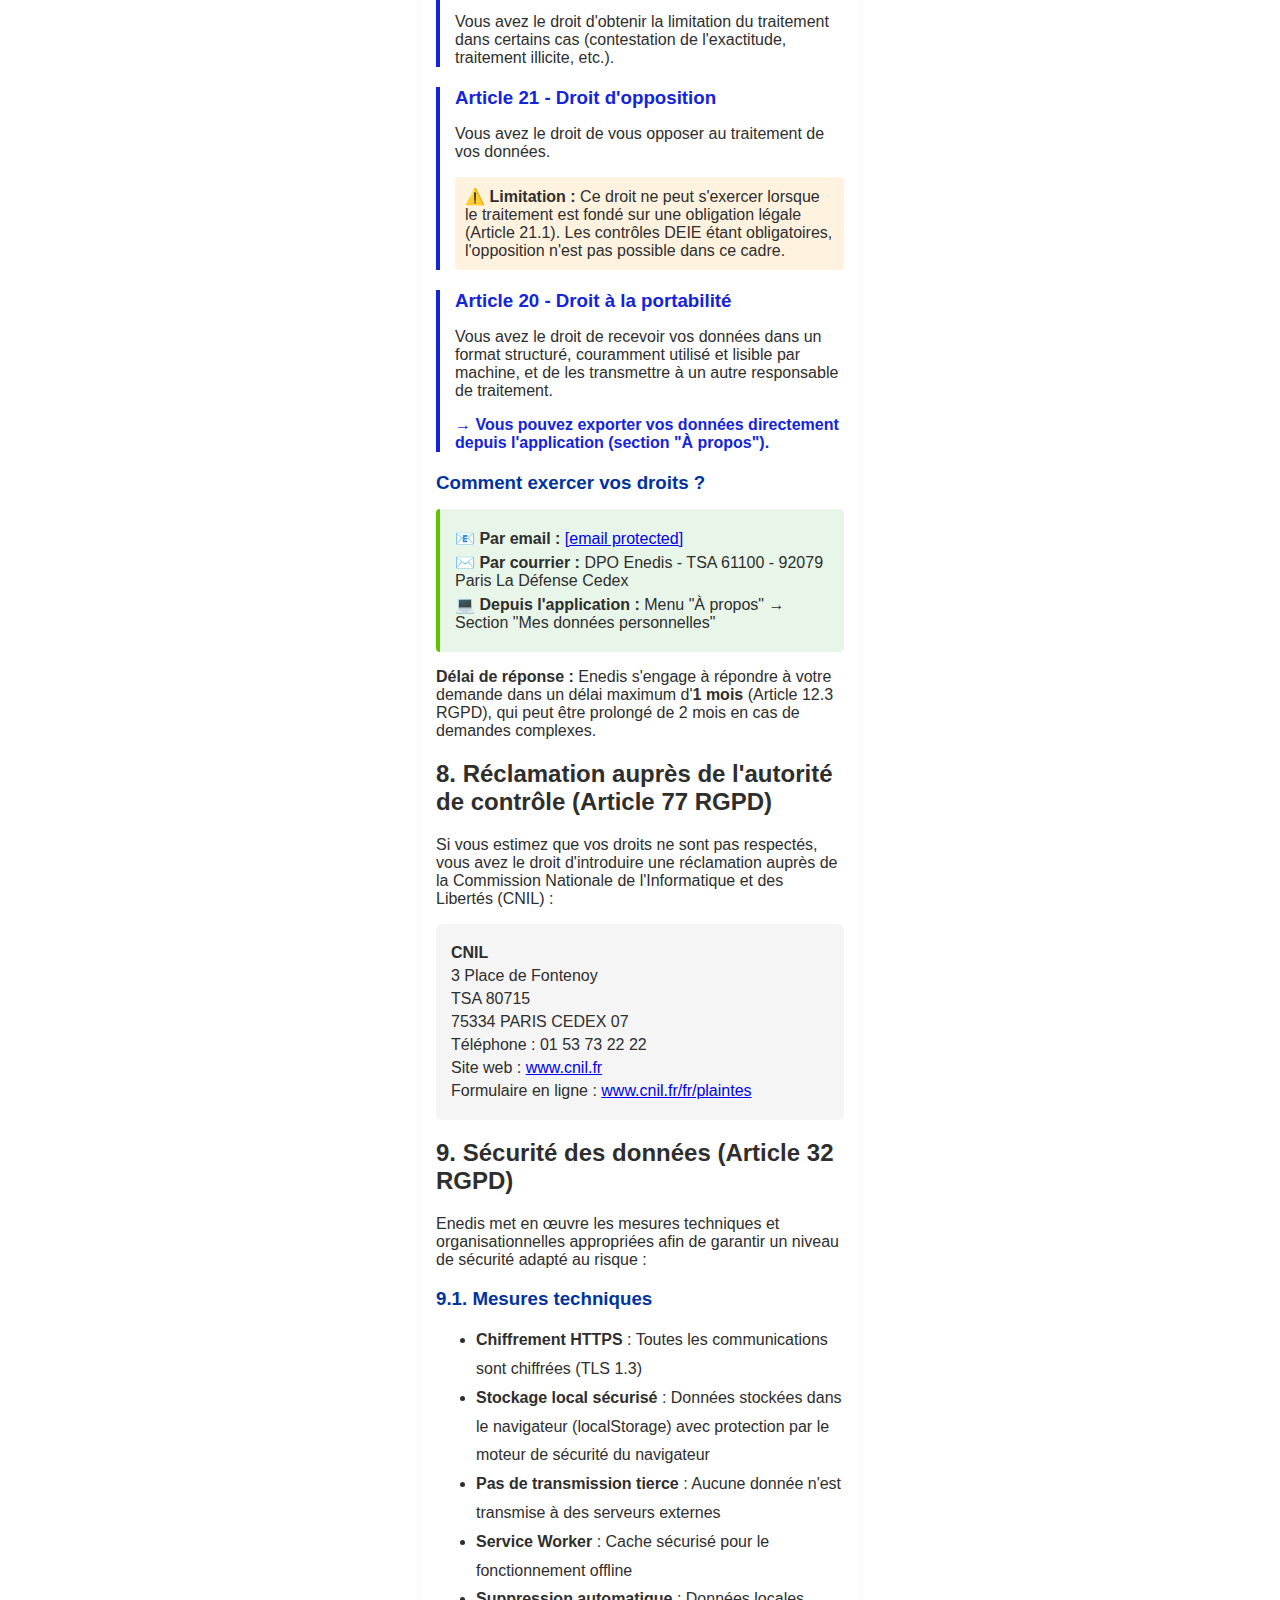
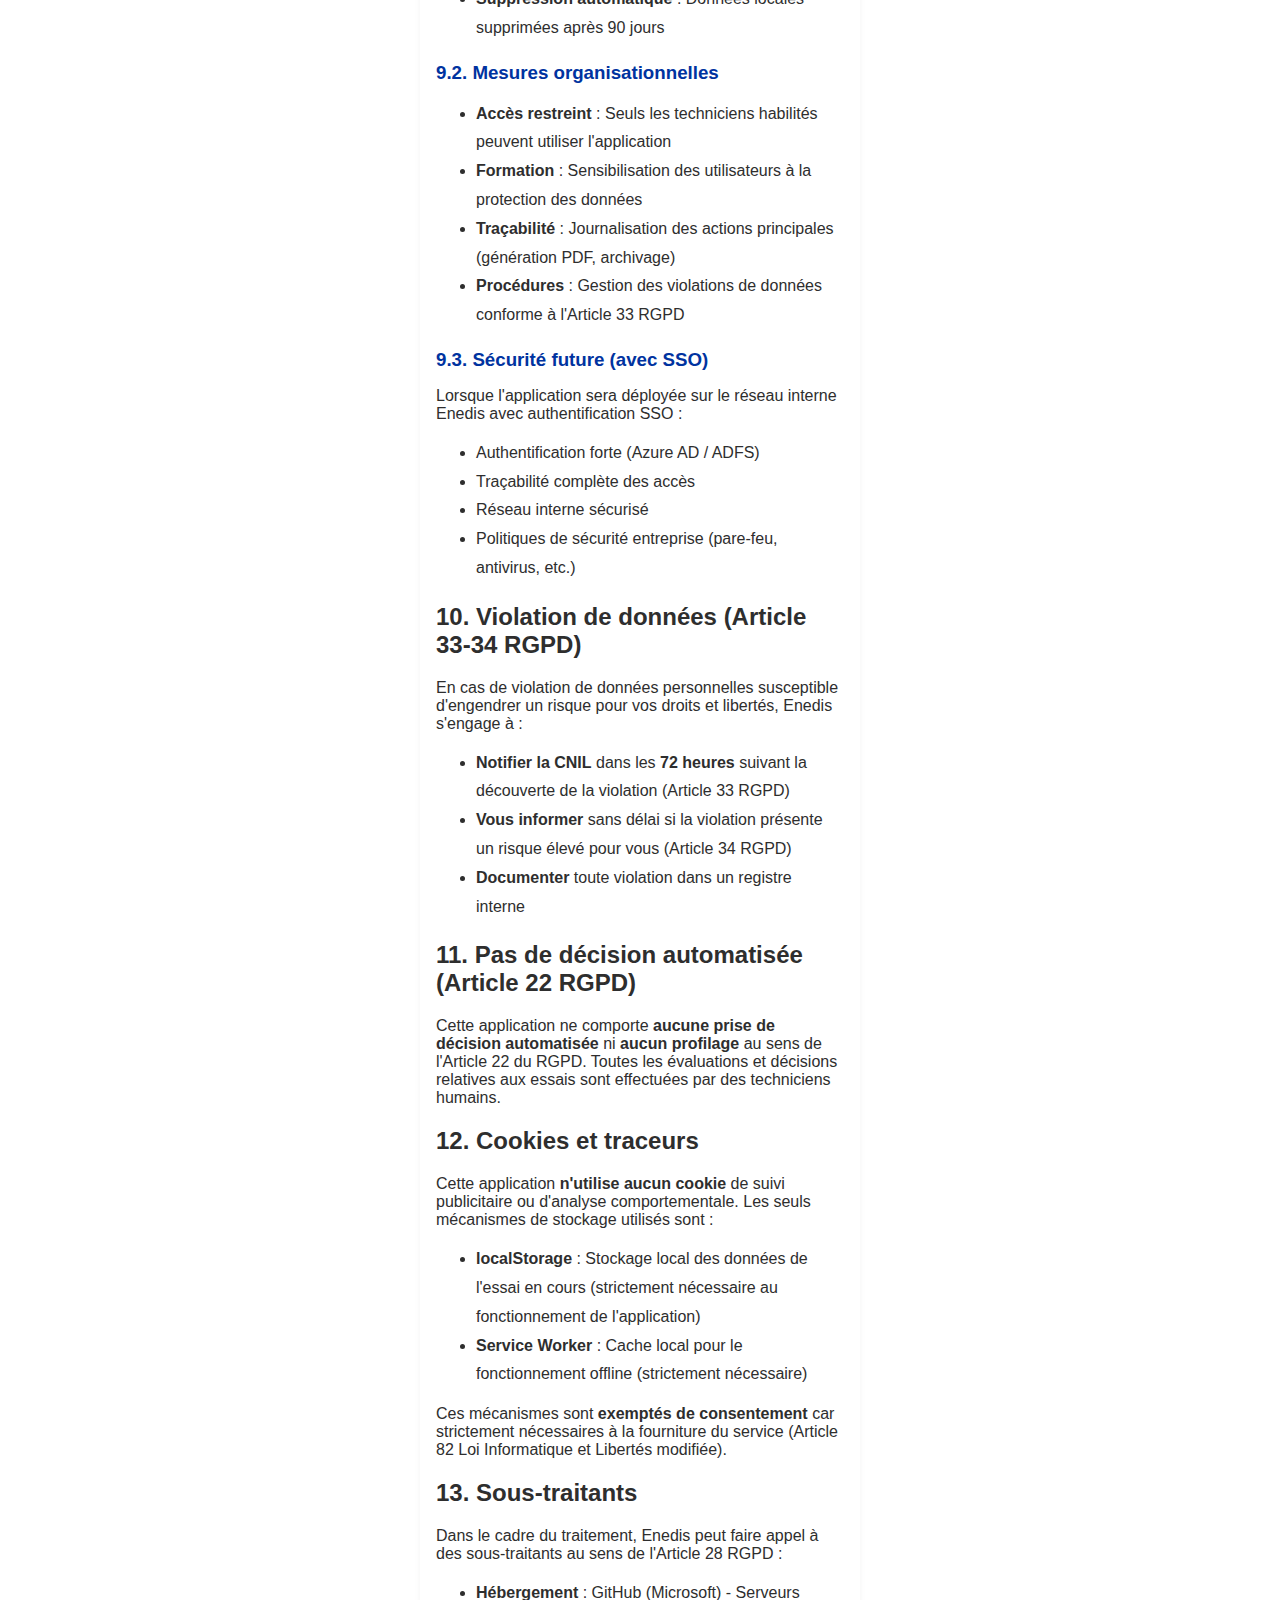
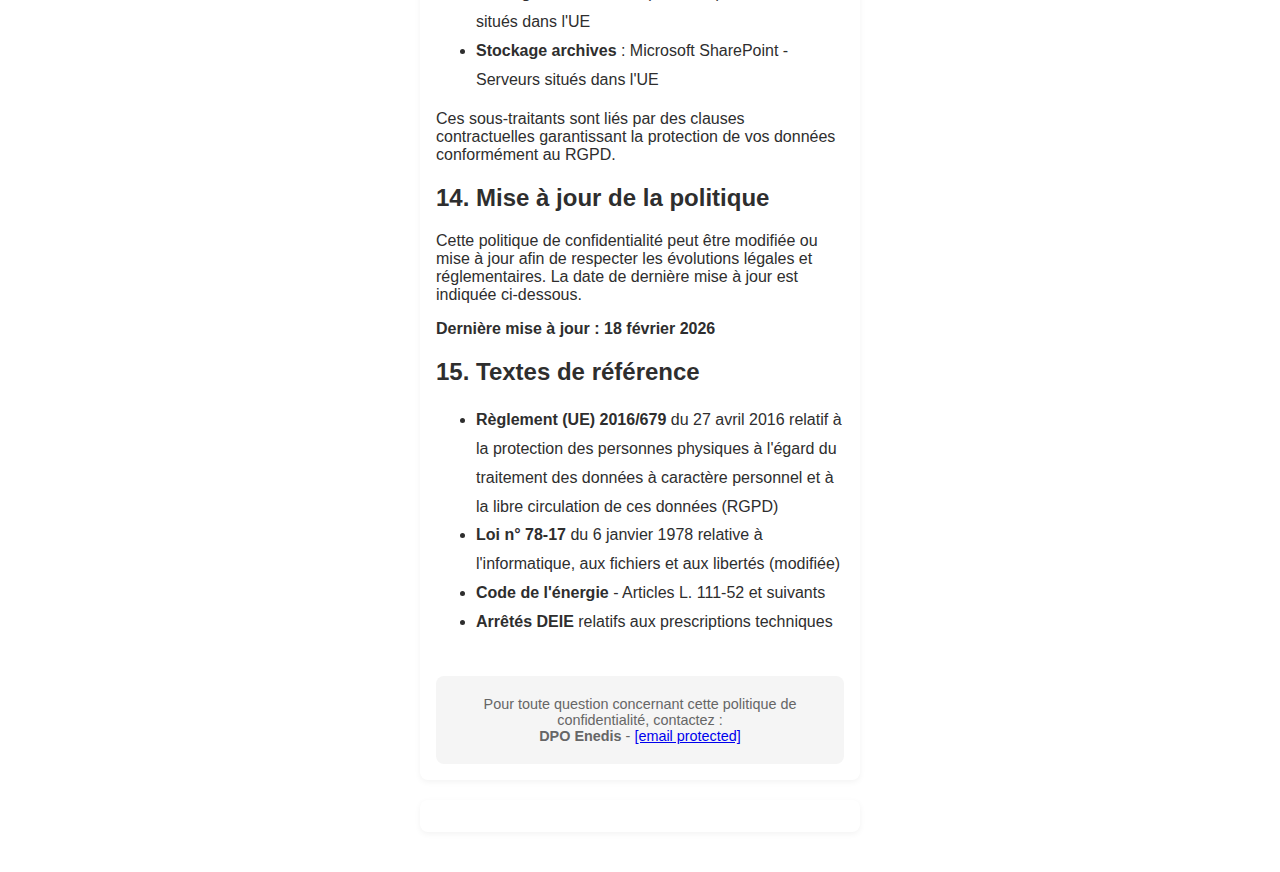
<file: confidentialite.html>
<!DOCTYPE html>
<html lang="fr">
<head>
  <meta charset="UTF-8">
  <meta name="viewport" content="width=device-width, initial-scale=1.0">
  <title>Politique de confidentialité - Essais DEIE</title>
  <link rel="stylesheet" href="style.css?v=20260217">
</head>
<body>

  <!-- HEADER BLEU -->
  <header class="header">
    <img src="enedis.png" alt="Enedis" class="logo">
    <h1>Politique de confidentialité</h1>
    <p>Protection des données personnelles</p>
  </header>

  <!-- CONTENU -->
  <main class="container">

    <section class="card">
      <p style="background: #e3f2fd; padding: 15px; border-left: 4px solid #1424DB; border-radius: 4px; margin-bottom: 20px;">
        <strong>ℹ️ Information importante</strong><br>
        Cette application collecte et traite des données personnelles dans le cadre des contrôles réglementaires DEIE. 
        Conformément au Règlement Général sur la Protection des Données (RGPD), nous vous informons de vos droits 
        et de l'utilisation de vos données.
      </p>

      <h2>1. Responsable de traitement</h2>
      <div style="background: #f5f5f5; padding: 15px; border-radius: 6px; margin: 15px 0;">
        <p style="margin: 5px 0;"><strong>Enedis</strong></p>
        <p style="margin: 5px 0;">34 place des Corolles</p>
        <p style="margin: 5px 0;">92079 Paris La Défense Cedex</p>
        <p style="margin: 5px 0;">Téléphone : 09 69 32 18 19</p>
        <p style="margin: 5px 0;">Site web : <a href="https://www.enedis.fr" target="_blank">www.enedis.fr</a></p>
      </div>

      <h3>Délégué à la Protection des Données (DPO)</h3>
      <p>
        Pour toute question relative à la protection de vos données personnelles, vous pouvez contacter 
        le Délégué à la Protection des Données d'Enedis :
      </p>
      <div style="background: #f5f5f5; padding: 15px; border-radius: 6px; margin: 15px 0;">
        <p style="margin: 5px 0;">Email : <a href="/cdn-cgi/l/email-protection#8beffbe4cbeee5eeefe2f8a5edf9"><span class="__cf_email__" data-cfemail="f490849bb4919a91909d87da9286">[email&#160;protected]</span></a></p>
        <p style="margin: 5px 0;">Courrier : DPO Enedis - TSA 61100 - 92079 Paris La Défense Cedex</p>
      </div>

      <h2>2. Finalités du traitement</h2>
      <p>
        L'application "Essais DEIE" traite vos données personnelles pour les finalités suivantes :
      </p>
      <ul style="line-height: 1.8;">
        <li>Réalisation des contrôles réglementaires des Dispositifs d'Échange d'Information d'Exploitation (DEIE)</li>
        <li>Génération et archivage des procès-verbaux d'essais</li>
        <li>Traçabilité des interventions techniques</li>
        <li>Respect des obligations légales et réglementaires du secteur de l'électricité</li>
        <li>Garantie de la sécurité et de la qualité du réseau électrique</li>
      </ul>

      <h2>3. Base légale du traitement</h2>
      <p>
        Conformément à l'<strong>Article 6 du RGPD</strong>, le traitement de vos données repose sur :
      </p>
      
      <div style="border-left: 4px solid #5bc500; padding-left: 15px; margin: 15px 0;">
        <h3 style="color: #5bc500; margin-top: 0;">Article 6.1.c - Obligation légale</h3>
        <p>
          Le traitement est nécessaire au respect d'une obligation légale à laquelle le responsable 
          du traitement est soumis.
        </p>
        <p style="font-style: italic; color: #666;">
          → Les contrôles DEIE sont imposés par le Code de l'énergie (Articles L. 111-52 et suivants) 
          et les arrêtés relatifs aux prescriptions techniques de conception et de fonctionnement 
          des installations de production raccordées au réseau public.
        </p>
      </div>

      <div style="border-left: 4px solid #5bc500; padding-left: 15px; margin: 15px 0;">
        <h3 style="color: #5bc500; margin-top: 0;">Article 6.1.e - Mission d'intérêt public</h3>
        <p>
          Le traitement est nécessaire à l'exécution d'une mission d'intérêt public ou relevant 
          de l'exercice de l'autorité publique dont est investi le responsable du traitement.
        </p>
        <p style="font-style: italic; color: #666;">
          → Enedis assure une mission de service public de distribution d'électricité. 
          La sécurité et la qualité du réseau relèvent de l'intérêt public.
        </p>
      </div>

      <h2>4. Données personnelles collectées</h2>
      <p>
        L'application collecte les catégories de données suivantes :
      </p>

      <h3>4.1. Données d'identification</h3>
      <ul style="line-height: 1.8;">
        <li><strong>Nom et prénom</strong> du technicien contrôleur Enedis</li>
        <li><strong>Nom et prénom</strong> de l'intervenant client/exploitant (si présent)</li>
        <li><strong>Nom de l'exploitant</strong> de l'installation</li>
      </ul>

      <h3>4.2. Données de contact</h3>
      <ul style="line-height: 1.8;">
        <li><strong>Base Enedis</strong> d'affectation du technicien</li>
        <li><strong>Coordonnées téléphoniques</strong> de l'exploitant</li>
      </ul>

      <h3>4.3. Signatures électroniques</h3>
      <div style="background: #fff3e0; padding: 15px; border-left: 4px solid #f57c00; border-radius: 4px; margin: 15px 0;">
        <p style="margin: 0;">
          <strong>⚠️ Donnée sensible (Article 9 RGPD)</strong><br>
          Les signatures électroniques manuscrites sont considérées comme des <strong>données biométriques</strong> 
          lorsqu'elles permettent l'identification unique d'une personne physique.
        </p>
      </div>
      <p>
        <strong>Base légale spécifique pour les signatures :</strong>
      </p>
      <ul style="line-height: 1.8;">
        <li><strong>Article 9.2.b RGPD</strong> : Le traitement est nécessaire aux fins de l'exécution 
        des obligations et de l'exercice des droits propres au responsable du traitement ou à la 
        personne concernée en matière de droit du travail</li>
        <li><strong>Article 9.2.g RGPD</strong> : Le traitement est nécessaire pour des motifs 
        d'intérêt public important</li>
      </ul>

      <h3>4.4. Données techniques</h3>
      <ul style="line-height: 1.8;">
        <li>Caractéristiques de l'installation (type, puissance, équipements)</li>
        <li>Adresse et coordonnées GPS du site</li>
        <li>Résultats des tests et mesures</li>
        <li>Code GDO, PRM, numéro de contrat</li>
      </ul>

      <h2>5. Destinataires des données</h2>
      <p>
        Vos données personnelles sont susceptibles d'être communiquées aux destinataires suivants :
      </p>

      <h3>5.1. Destinataires internes</h3>
      <ul style="line-height: 1.8;">
        <li>Techniciens Enedis habilités réalisant les contrôles</li>
        <li>Services techniques Enedis en charge de la supervision du réseau</li>
        <li>Services archives Enedis</li>
        <li>Direction régionale Enedis concernée</li>
      </ul>

      <h3>5.2. Destinataires externes</h3>
      <ul style="line-height: 1.8;">
        <li><strong>Clients/exploitants</strong> : réception du procès-verbal d'essai les concernant</li>
        <li><strong>Autorités de régulation</strong> : Commission de Régulation de l'Énergie (CRE) sur demande</li>
        <li><strong>Autorités de contrôle</strong> : inspections réglementaires, enquêtes judiciaires sur réquisition</li>
      </ul>

      <h3>5.3. Pas de transfert hors UE</h3>
      <p>
        Vos données ne font l'objet d'aucun transfert vers un pays situé en dehors de l'Union Européenne.
      </p>

      <h2>6. Durée de conservation</h2>
      
      <h3>6.1. Données en cours de traitement</h3>
      <ul style="line-height: 1.8;">
        <li><strong>Stockage local (navigateur)</strong> : Les données sont conservées dans le navigateur 
        pendant maximum <strong>90 jours</strong>, puis automatiquement supprimées</li>
        <li><strong>Session en cours</strong> : Conservation temporaire le temps de finaliser l'essai 
        (généralement quelques heures à quelques jours)</li>
      </ul>

      <h3>6.2. Archives</h3>
      <ul style="line-height: 1.8;">
        <li><strong>Procès-verbaux archivés</strong> : Conservation pendant <strong>10 ans</strong> 
        conformément aux obligations réglementaires d'archivage des documents techniques du secteur électrique</li>
        <li><strong>Base légale archive</strong> : Article 6.1.c RGPD (obligation légale de conservation)</li>
      </ul>

      <h3>6.3. Suppression</h3>
      <p>
        À l'issue de la période de conservation, les données sont définitivement supprimées ou anonymisées.
      </p>

      <h2>7. Vos droits (Articles 15 à 22 RGPD)</h2>
      <p>
        Conformément au RGPD, vous disposez des droits suivants concernant vos données personnelles :
      </p>

      <div style="border-left: 4px solid #1424DB; padding-left: 15px; margin: 20px 0;">
        <h3 style="color: #1424DB; margin-top: 0;">Article 15 - Droit d'accès</h3>
        <p>
          Vous avez le droit d'obtenir la confirmation que des données vous concernant sont ou ne sont pas 
          traitées et, lorsqu'elles le sont, l'accès à ces données ainsi qu'aux informations concernant 
          les modalités de traitement.
        </p>
        <p style="font-weight: bold; color: #1424DB;">
          → Vous pouvez demander une copie de vos données en contactant le DPO.
        </p>
      </div>

      <div style="border-left: 4px solid #1424DB; padding-left: 15px; margin: 20px 0;">
        <h3 style="color: #1424DB; margin-top: 0;">Article 16 - Droit de rectification</h3>
        <p>
          Vous avez le droit d'obtenir la rectification de données inexactes vous concernant. 
          Vous avez également le droit de compléter des données incomplètes.
        </p>
        <p style="font-weight: bold; color: #1424DB;">
          → Vous pouvez demander la correction de vos données en contactant le DPO.
        </p>
      </div>

      <div style="border-left: 4px solid #1424DB; padding-left: 15px; margin: 20px 0;">
        <h3 style="color: #1424DB; margin-top: 0;">Article 17 - Droit à l'effacement ("droit à l'oubli")</h3>
        <p>
          Vous avez le droit d'obtenir l'effacement de vos données dans certains cas.
        </p>
        <p style="background: #fff3e0; padding: 10px; border-radius: 4px;">
          <strong>⚠️ Limitation :</strong> Ce droit ne peut s'exercer lorsque le traitement est nécessaire 
          au respect d'une obligation légale (Article 17.3.b). Les procès-verbaux d'essais DEIE doivent 
          être conservés pendant la durée légale de 10 ans.
        </p>
      </div>

      <div style="border-left: 4px solid #1424DB; padding-left: 15px; margin: 20px 0;">
        <h3 style="color: #1424DB; margin-top: 0;">Article 18 - Droit à la limitation du traitement</h3>
        <p>
          Vous avez le droit d'obtenir la limitation du traitement dans certains cas 
          (contestation de l'exactitude, traitement illicite, etc.).
        </p>
      </div>

      <div style="border-left: 4px solid #1424DB; padding-left: 15px; margin: 20px 0;">
        <h3 style="color: #1424DB; margin-top: 0;">Article 21 - Droit d'opposition</h3>
        <p>
          Vous avez le droit de vous opposer au traitement de vos données.
        </p>
        <p style="background: #fff3e0; padding: 10px; border-radius: 4px;">
          <strong>⚠️ Limitation :</strong> Ce droit ne peut s'exercer lorsque le traitement est fondé 
          sur une obligation légale (Article 21.1). Les contrôles DEIE étant obligatoires, l'opposition 
          n'est pas possible dans ce cadre.
        </p>
      </div>

      <div style="border-left: 4px solid #1424DB; padding-left: 15px; margin: 20px 0;">
        <h3 style="color: #1424DB; margin-top: 0;">Article 20 - Droit à la portabilité</h3>
        <p>
          Vous avez le droit de recevoir vos données dans un format structuré, couramment utilisé 
          et lisible par machine, et de les transmettre à un autre responsable de traitement.
        </p>
        <p style="font-weight: bold; color: #1424DB;">
          → Vous pouvez exporter vos données directement depuis l'application (section "À propos").
        </p>
      </div>

      <h3>Comment exercer vos droits ?</h3>
      <div style="background: #e8f5e9; padding: 15px; border-left: 4px solid #5bc500; border-radius: 4px; margin: 15px 0;">
        <p style="margin: 5px 0;"><strong>📧 Par email :</strong> <a href="/cdn-cgi/l/email-protection#bcd8ccd3fcd9d2d9d8d5cf92dace"><span class="__cf_email__" data-cfemail="3551455a75505b50515c461b5347">[email&#160;protected]</span></a></p>
        <p style="margin: 5px 0;"><strong>✉️ Par courrier :</strong> DPO Enedis - TSA 61100 - 92079 Paris La Défense Cedex</p>
        <p style="margin: 5px 0;"><strong>💻 Depuis l'application :</strong> Menu "À propos" → Section "Mes données personnelles"</p>
      </div>
      <p>
        <strong>Délai de réponse :</strong> Enedis s'engage à répondre à votre demande dans un délai 
        maximum d'<strong>1 mois</strong> (Article 12.3 RGPD), qui peut être prolongé de 2 mois en cas 
        de demandes complexes.
      </p>

      <h2>8. Réclamation auprès de l'autorité de contrôle (Article 77 RGPD)</h2>
      <p>
        Si vous estimez que vos droits ne sont pas respectés, vous avez le droit d'introduire 
        une réclamation auprès de la Commission Nationale de l'Informatique et des Libertés (CNIL) :
      </p>
      <div style="background: #f5f5f5; padding: 15px; border-radius: 6px; margin: 15px 0;">
        <p style="margin: 5px 0;"><strong>CNIL</strong></p>
        <p style="margin: 5px 0;">3 Place de Fontenoy</p>
        <p style="margin: 5px 0;">TSA 80715</p>
        <p style="margin: 5px 0;">75334 PARIS CEDEX 07</p>
        <p style="margin: 5px 0;">Téléphone : 01 53 73 22 22</p>
        <p style="margin: 5px 0;">Site web : <a href="https://www.cnil.fr" target="_blank">www.cnil.fr</a></p>
        <p style="margin: 5px 0;">Formulaire en ligne : <a href="https://www.cnil.fr/fr/plaintes" target="_blank">www.cnil.fr/fr/plaintes</a></p>
      </div>

      <h2>9. Sécurité des données (Article 32 RGPD)</h2>
      <p>
        Enedis met en œuvre les mesures techniques et organisationnelles appropriées afin de garantir 
        un niveau de sécurité adapté au risque :
      </p>

      <h3>9.1. Mesures techniques</h3>
      <ul style="line-height: 1.8;">
        <li><strong>Chiffrement HTTPS</strong> : Toutes les communications sont chiffrées (TLS 1.3)</li>
        <li><strong>Stockage local sécurisé</strong> : Données stockées dans le navigateur (localStorage) 
        avec protection par le moteur de sécurité du navigateur</li>
        <li><strong>Pas de transmission tierce</strong> : Aucune donnée n'est transmise à des serveurs externes</li>
        <li><strong>Service Worker</strong> : Cache sécurisé pour le fonctionnement offline</li>
        <li><strong>Suppression automatique</strong> : Données locales supprimées après 90 jours</li>
      </ul>

      <h3>9.2. Mesures organisationnelles</h3>
      <ul style="line-height: 1.8;">
        <li><strong>Accès restreint</strong> : Seuls les techniciens habilités peuvent utiliser l'application</li>
        <li><strong>Formation</strong> : Sensibilisation des utilisateurs à la protection des données</li>
        <li><strong>Traçabilité</strong> : Journalisation des actions principales (génération PDF, archivage)</li>
        <li><strong>Procédures</strong> : Gestion des violations de données conforme à l'Article 33 RGPD</li>
      </ul>

      <h3>9.3. Sécurité future (avec SSO)</h3>
      <p>
        Lorsque l'application sera déployée sur le réseau interne Enedis avec authentification SSO :
      </p>
      <ul style="line-height: 1.8;">
        <li>Authentification forte (Azure AD / ADFS)</li>
        <li>Traçabilité complète des accès</li>
        <li>Réseau interne sécurisé</li>
        <li>Politiques de sécurité entreprise (pare-feu, antivirus, etc.)</li>
      </ul>

      <h2>10. Violation de données (Article 33-34 RGPD)</h2>
      <p>
        En cas de violation de données personnelles susceptible d'engendrer un risque pour vos droits 
        et libertés, Enedis s'engage à :
      </p>
      <ul style="line-height: 1.8;">
        <li><strong>Notifier la CNIL</strong> dans les <strong>72 heures</strong> suivant la découverte 
        de la violation (Article 33 RGPD)</li>
        <li><strong>Vous informer</strong> sans délai si la violation présente un risque élevé pour vous 
        (Article 34 RGPD)</li>
        <li><strong>Documenter</strong> toute violation dans un registre interne</li>
      </ul>

      <h2>11. Pas de décision automatisée (Article 22 RGPD)</h2>
      <p>
        Cette application ne comporte <strong>aucune prise de décision automatisée</strong> ni 
        <strong>aucun profilage</strong> au sens de l'Article 22 du RGPD. Toutes les évaluations 
        et décisions relatives aux essais sont effectuées par des techniciens humains.
      </p>

      <h2>12. Cookies et traceurs</h2>
      <p>
        Cette application <strong>n'utilise aucun cookie</strong> de suivi publicitaire ou d'analyse 
        comportementale. Les seuls mécanismes de stockage utilisés sont :
      </p>
      <ul style="line-height: 1.8;">
        <li><strong>localStorage</strong> : Stockage local des données de l'essai en cours 
        (strictement nécessaire au fonctionnement de l'application)</li>
        <li><strong>Service Worker</strong> : Cache local pour le fonctionnement offline 
        (strictement nécessaire)</li>
      </ul>
      <p>
        Ces mécanismes sont <strong>exemptés de consentement</strong> car strictement nécessaires 
        à la fourniture du service (Article 82 Loi Informatique et Libertés modifiée).
      </p>

      <h2>13. Sous-traitants</h2>
      <p>
        Dans le cadre du traitement, Enedis peut faire appel à des sous-traitants au sens de 
        l'Article 28 RGPD :
      </p>
      <ul style="line-height: 1.8;">
        <li><strong>Hébergement</strong> : GitHub (Microsoft) - Serveurs situés dans l'UE</li>
        <li><strong>Stockage archives</strong> : Microsoft SharePoint - Serveurs situés dans l'UE</li>
      </ul>
      <p>
        Ces sous-traitants sont liés par des clauses contractuelles garantissant la protection 
        de vos données conformément au RGPD.
      </p>

      <h2>14. Mise à jour de la politique</h2>
      <p>
        Cette politique de confidentialité peut être modifiée ou mise à jour afin de respecter 
        les évolutions légales et réglementaires. La date de dernière mise à jour est indiquée 
        ci-dessous.
      </p>
      <p style="font-weight: bold;">
        Dernière mise à jour : 18 février 2026
      </p>

      <h2>15. Textes de référence</h2>
      <ul style="line-height: 1.8;">
        <li><strong>Règlement (UE) 2016/679</strong> du 27 avril 2016 relatif à la protection des 
        personnes physiques à l'égard du traitement des données à caractère personnel et à la libre 
        circulation de ces données (RGPD)</li>
        <li><strong>Loi n° 78-17</strong> du 6 janvier 1978 relative à l'informatique, aux fichiers 
        et aux libertés (modifiée)</li>
        <li><strong>Code de l'énergie</strong> - Articles L. 111-52 et suivants</li>
        <li><strong>Arrêtés DEIE</strong> relatifs aux prescriptions techniques</li>
      </ul>

      <div style="text-align: center; margin-top: 40px; padding: 20px; background: #f5f5f5; border-radius: 8px;">
        <p style="margin: 0; font-size: 0.9rem; color: #666;">
          Pour toute question concernant cette politique de confidentialité, contactez :<br>
          <strong>DPO Enedis</strong> - <a href="/cdn-cgi/l/email-protection#583c2837183d363d3c312b763e2a"><span class="__cf_email__" data-cfemail="94f0e4fbd4f1faf1f0fde7baf2e6">[email&#160;protected]</span></a>
        </p>
      </div>

    </section>

    <section class="card" style="text-align: center;">
      <button type="button" class="secondary-btn" onclick="window.histo
</file>
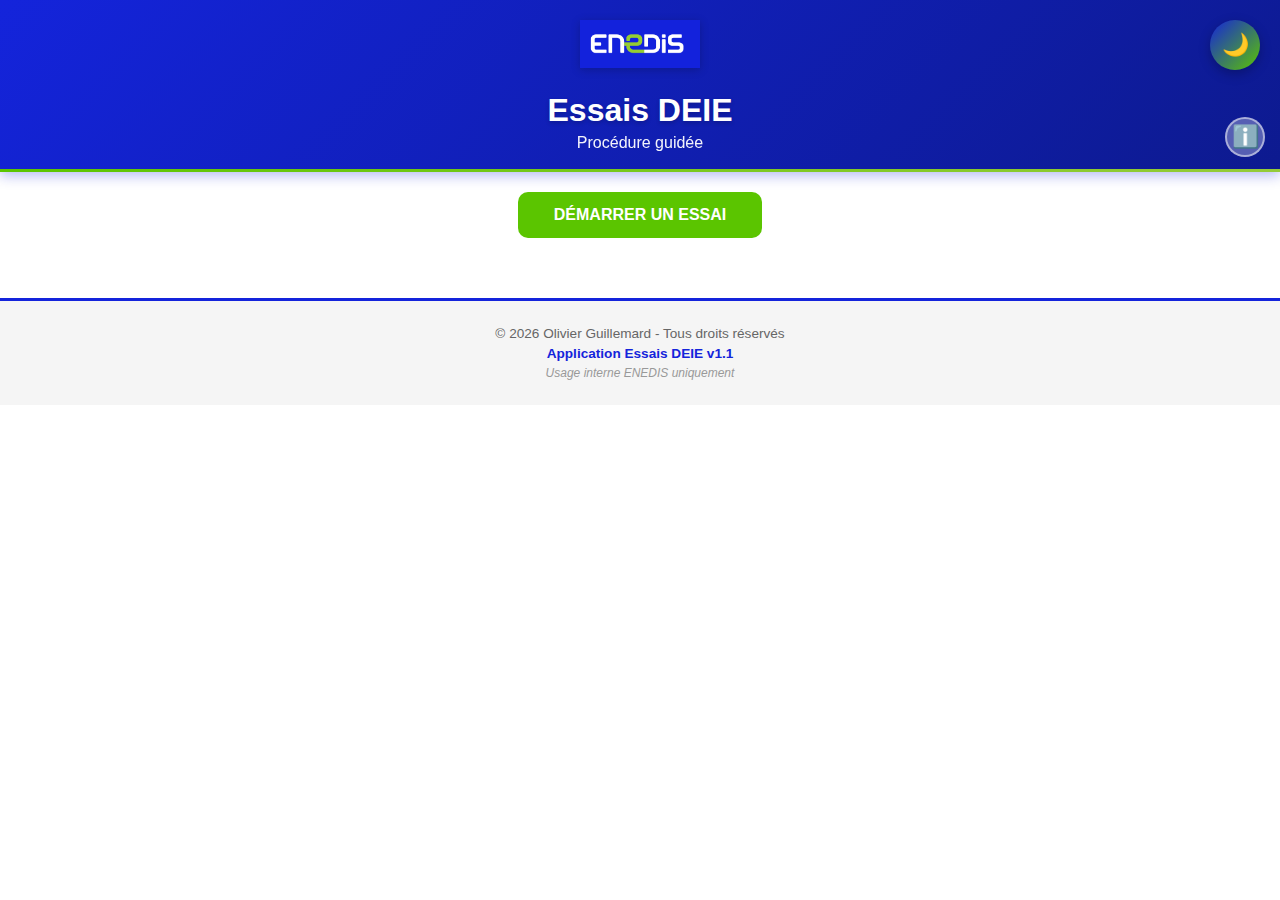
<file: essais.html>
<!DOCTYPE html>
<html lang="fr">
<head>
  <meta charset="UTF-8">
  <title>Essais DEIE - Fonctions à tester</title>
  <meta name="viewport" content="width=device-width, initial-scale=1.0">
  <link rel="stylesheet" href="style.css?v=20260217">
</head>

<body>

  <!-- HEADER BLEU -->
  <header class="header">
    <img src="enedis.png" alt="Enedis" class="logo">
    <h1>Essais DEIE</h1>
    <p>Sélection des fonctions</p>
  </header>

  <!-- CONTENU -->
  <main class="container">

    <!-- RÉCAP SESSION -->
    <section class="recap">
      <h2>Configuration de l'essai</h2>
      <p><strong>Motif :</strong> <span id="recapMotif"></span></p>
      <p><strong>Protection :</strong> <span id="recapProtection"></span></p>
      <p><strong>Coffret :</strong> <span id="recapCoffret"></span></p>
    </section>

    <!-- ÉCRAN SÉLECTION (uniquement pour DÉPANNAGE) -->
    <section id="screenSelection" class="card" style="display:none;">
      <h2>Sélection des fonctions à tester</h2>
      <p style="font-size: 0.9rem; color: #666; margin-bottom: 16px;">
        Cochez les fonctions que vous souhaitez tester :
      </p>

      <div class="checkbox-list">
        <label class="checkbox-item" data-fonction="TSS1">
          <input type="checkbox" value="TSS1">
          <span>TSS1 - Centrale indisponible</span>
        </label>

        <label class="checkbox-item" data-fonction="TSS2">
          <input type="checkbox" value="TSS2">
          <span>TSS2 - Centrale couplée</span>
        </label>

        <label class="checkbox-item" data-fonction="TELEINFO">
          <input type="checkbox" value="TELEINFO">
          <span>TELEINFO - Compteur TIC</span>
        </label>

        <label class="checkbox-item" data-fonction="TCD1">
          <input type="checkbox" value="TCD1">
          <span>TCD/TSD1 - Mise EN/HORS Service RSE</span>
        </label>

        <label class="checkbox-item" data-fonction="TCD2">
          <input type="checkbox" value="TCD2">
          <span>TCD/TSD2 - Mise EN/HORS Service TAC</span>
        </label>

        <label class="checkbox-item" data-fonction="TCD3">
          <input type="checkbox" value="TCD3">
          <span>TCD/TSD3 - Demande d'effacement d'urgence</span>
        </label>

        <label class="checkbox-item" data-fonction="TCD5">
          <input type="checkbox" value="TCD5">
          <span>TCD/TSD5 - Autorisation de couplage</span>
        </label>

        <label class="checkbox-item" data-fonction="TCD6">
          <input type="checkbox" value="TCD6">
          <span>TCD/TSD6 - Demande de découplage</span>
        </label>

        <label class="checkbox-item" data-fonction="TCD7">
          <input type="checkbox" value="TCD7">
          <span>TCD/TSD7 - TéléValeur Consigne P0</span>
        </label>

        <label class="checkbox-item" data-fonction="TCD8">
          <input type="checkbox" value="TCD8">
          <span>TCD/TSD8 - TéléValeur Consigne Q0</span>
        </label>
      </div>
    </section>

    <!-- SOMMAIRE DES FONCTIONS -->
    <section id="screenSommaire" class="card" style="display:none;">
      <h2>Sommaire des fonctions à tester</h2>
      <div id="listeFonctions"></div>
    </section>

    <!-- BOUTON LANCER LES TESTS -->
    <div class="form-actions" id="zoneActionSommaire" style="display:none;">
      <button type="button" class="primary-btn" id="btnLancerTests">
        Lancer les tests
      </button>
    </div>

  </main>

  <script defer src="ux-mobile.js?v=20260217"></script>
  <script defer src="essais.js?v=20260217"></script>
  <script defer src="progress-indicator.js?v=20260218"></script>
  <script defer src="dark-mode.js?v=20260217"></script>
</body>
</html>
</file>
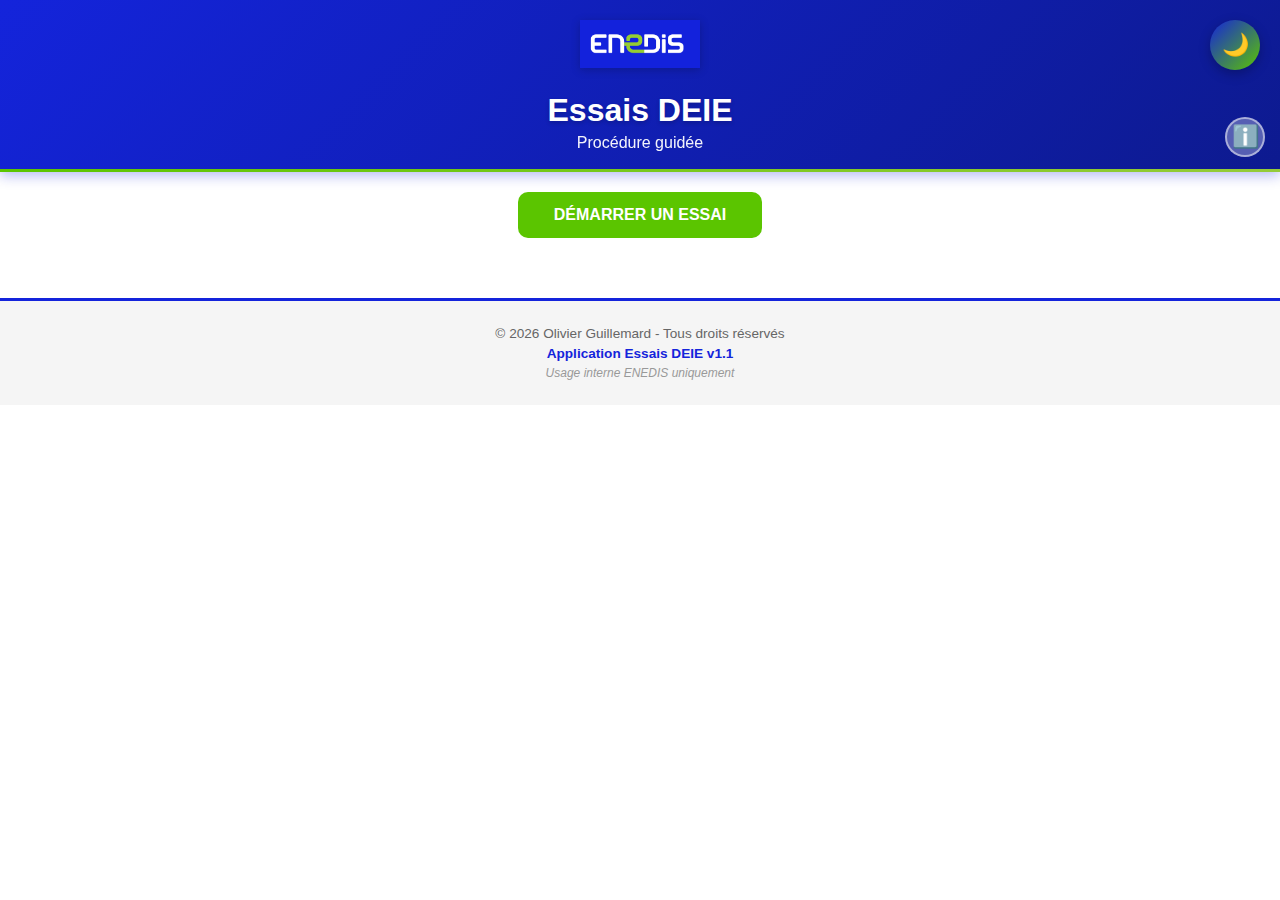
<file: final.html>
<!DOCTYPE html>
<html lang="fr">
<head>
  <meta charset="UTF-8">
  <title>Génération du rapport</title>
  <meta name="viewport" content="width=device-width, initial-scale=1.0">
  <link rel="stylesheet" href="style.css?v=20260217">
  <style>
    /* Modale de progression */
    #modalProgression {
      display: none;
      position: fixed;
      inset: 0;
      background: rgba(0,0,0,0.55);
      z-index: 1000;
      align-items: center;
      justify-content: center;
    }
    #modalProgression.actif { display: flex; }
    .modal-progression-content {
      background: white;
      border-radius: 12px;
      padding: 32px 28px;
      width: 88%;
      max-width: 360px;
      text-align: center;
      box-shadow: 0 8px 32px rgba(0,0,0,0.2);
    }
    .spinner {
      width: 52px; height: 52px;
      border: 5px solid #e0e0e0;
      border-top-color: #1424DB;
      border-radius: 50%;
      animation: spin 0.8s linear infinite;
      margin: 0 auto 20px;
    }
    @keyframes spin { to { transform: rotate(360deg); } }
    .progression-barre-bg {
      background: #e0e0e0;
      border-radius: 99px;
      height: 10px;
      margin: 16px 0 8px;
      overflow: hidden;
    }
    .progression-barre {
      height: 100%;
      background: linear-gradient(90deg, #1424DB, #5bc500);
      border-radius: 99px;
      transition: width 0.35s ease;
      width: 0%;
    }
    .progression-label {
      font-size: 0.85rem;
      color: #666;
      margin-top: 4px;
    }
    /* Toast succès */
    #toastSucces {
      display: none;
      position: fixed;
      bottom: 30px;
      left: 50%;
      transform: translateX(-50%);
      background: #2e7d32;
      color: white;
      padding: 14px 24px;
      border-radius: 30px;
      font-weight: bold;
      font-size: 1rem;
      box-shadow: 0 4px 16px rgba(0,0,0,0.25);
      z-index: 2000;
      white-space: nowrap;
    }
    #toastSucces.visible { display: block; animation: slideUp 0.3s ease; }
    @keyframes slideUp { from { opacity:0; transform: translateX(-50%) translateY(20px); } to { opacity:1; transform: translateX(-50%) translateY(0); } }
    /* Bouton retry */
    .btn-retry {
      background: #f44336; color: white; border: none;
      padding: 12px 24px; border-radius: 8px; font-size: 1rem;
      cursor: pointer; margin-top: 12px; width: 100%;
    }
  </style>
</head>

<body>

  <!-- MODALE PROGRESSION -->
  <div id="modalProgression">
    <div class="modal-progression-content">
      <div class="spinner" id="spinnerPDF"></div>
      <h3 style="margin:0 0 6px; color:#1424DB;">Génération du PDF</h3>
      <p id="progressionTexte" style="color:#444; margin:0 0 4px; font-size:0.95rem;">Initialisation...</p>
      <div class="progression-barre-bg">
        <div class="progression-barre" id="progressionBarre"></div>
      </div>
      <div class="progression-label" id="progressionPourcent">0%</div>
    </div>
  </div>

  <!-- TOAST SUCCÈS -->
  <div id="toastSucces">✓ PDF téléchargé avec succès !</div>

  <!-- HEADER BLEU -->
  <header class="header">
    <img src="enedis.png" alt="Enedis" class="logo">
    <h1>Essais DEIE</h1>
    <p>Génération du rapport</p>
  </header>

  <!-- CONTENU -->
  <main class="container">

    <section class="card">
      <h2>✓ Essai terminé</h2>
      <p style="margin: 20px 0; font-size: 1.1rem;">
        L'essai est maintenant terminé. Vous pouvez générer le rapport PDF.
      </p>

      <div id="zoneBoutons" style="margin-top: 30px;">
        <button type="button" class="primary-btn" id="btnGenererPDF">
          📄 Générer le PDF
        </button>
      </div>

      <div id="zoneTelechargement" style="display: none; margin-top: 20px; text-align: center;">

        <!-- Message succès intégré -->
        <div style="background:#e8f5e9; border:2px solid #5bc500; border-radius:10px; padding:16px; margin-bottom:16px;">
          <p style="color:#2e7d32; font-weight:bold; font-size:1.1rem; margin:0 0 4px;">✓ PDF généré avec succès !</p>
          <p id="nomFichierInfo" style="color:#555; font-size:0.85rem; margin:0;"></p>
        </div>
        
        <div style="display: flex; flex-direction: column; gap: 10px; margin-top: 10px;">
          <a id="lienTelecharger" href="#" download="PV_Essais_DEIE.pdf" class="primary-btn" style="display: inline-block; text-decoration: none;">
            ⬇️ Télécharger le PDF
          </a>
          
          <button type="button" class="secondary-btn" id="btnEnvoyerEmail" style="background-color: #5bc500; color: white;">
            ✉️ Envoyer par email
          </button>
          
          <button type="button" class="secondary-btn" id="btnUploadSharePoint" style="background-color: #0078d4; color: white; display: none;">
            📤 Archiver automatiquement sur SharePoint
          </button>
          
          <button type="button" class="secondary-btn" id="btnArchivageManuel" style="background-color: #0078d4; color: white; display: none;">
            📂 Archiver manuellement sur SharePoint
          </button>
        </div>
        
        <p id="sharePointStatus" style="margin-top: 10px; font-size: 0.9rem; color: #666;"></p>
        
        <!-- Instructions archivage manuel -->
        <div id="instructionsArchivageManuel" style="display: none; margin-top: 20px; padding: 15px; background-color: #e3f2fd; border-left: 4px solid #2196F3; border-radius: 6px;">
          <h4 style="margin-top: 0; color: #1565C0;">📋 Instructions d'archivage manuel</h4>
          <ol style="margin: 10px 0; padding-left: 20px; line-height: 1.8; text-align: left;">
            <li>Le PDF est téléchargé sur votre appareil</li>
            <li>SharePoint s'ouvre dans votre dossier configuré</li>
            <li>Cliquez sur "⊕" ou "Charger"</li>
            <li>Sélectionnez le fichier PDF téléchargé</li>
            <li>Validez l'upload</li>
          </ol>
          <div style="background-color: #fff3cd; padding: 10px; border-radius: 4px; margin-top: 10px;">
            <strong>💡 Nom du fichier :</strong> <code id="nomFichierSuggere" style="background: white; padding: 2px 6px; border-radius: 3px; font-size:0.8rem;"></code>
          </div>
        </div>
      </div>

      <!-- Zone erreur avec bouton réessayer -->
      <div id="zoneErreur" style="display:none; margin-top:20px; text-align:center;">
        <div style="background:#fdecea; border:2px solid #f44336; border-radius:10px; padding:16px;">
          <p style="color:#c62828; font-weight:bold; margin:0 0 8px;">❌ Erreur lors de la génération</p>
          <p id="messageErreur" style="color:#555; font-size:0.9rem; margin:0;"></p>
        </div>
        <button class="btn-retry" id="btnReessayer">🔄 Réessayer</button>
      </div>
    </section>

    <section class="card" style="margin-top: 20px;">
      <button type="button" class="secondary-btn" id="btnNouvelEssai" style="width: 100%;">
        Commencer un nouvel essai
      </button>
    </section>

  </main>

  <!-- Bibliothèque jsPDF -->
  <script src="jspdf.umd.min.js?v=20260217"></script>
  <!-- <script src="https://cdnjs.cloudflare.com/ajax/libs/jspdf/2.5.1/jspdf.umd.min.js"></script> -->
  <script defer src="sharepoint-integration.js?v=20260217"></script>
  <script defer src="final.js?v=20260217"></script>
  <script defer src="progress-indicator.js?v=20260218"></script>
  <script defer src="dark-mode.js?v=20260217"></script>
</body>
</html>
</file>
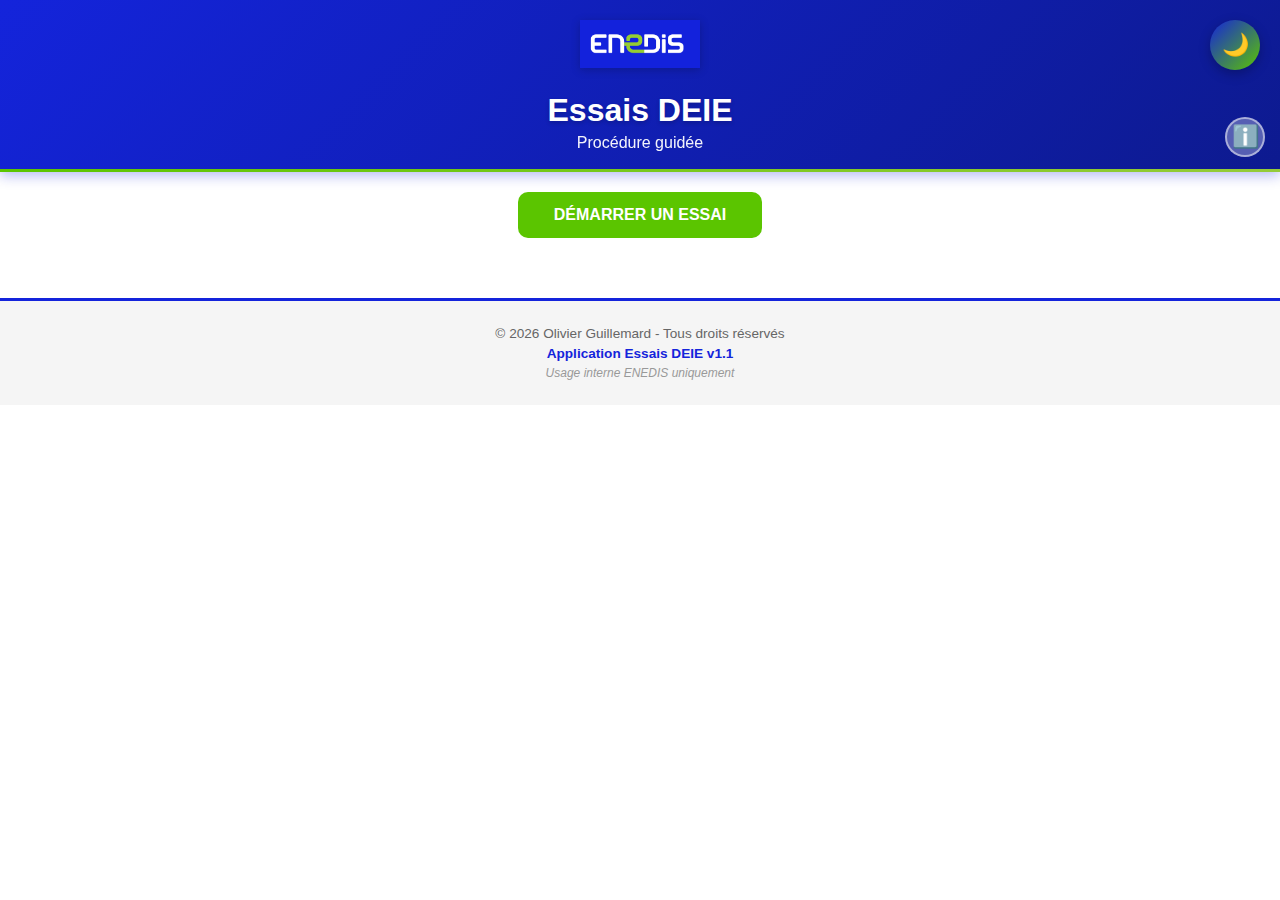
<file: recap.html>
<!DOCTYPE html>
<html lang="fr">
<head>
  <meta charset="UTF-8">
  <title>Essais DEIE - Récapitulatif</title>
  <meta name="viewport" content="width=device-width, initial-scale=1.0">
  <link rel="stylesheet" href="style.css?v=20260217">
</head>

<body>

  <!-- HEADER BLEU -->
  <header class="header">
    <img src="enedis.png" alt="Enedis" class="logo">
    <h1>Essais DEIE</h1>
    <p>Récapitulatif des tests</p>
  </header>

  <!-- CONTENU -->
  <main class="container">

    <section class="card">
      <h2>Récapitulatif des fonctions testées</h2>
      <div id="listeRecap"></div>
    </section>

    <!-- NAVIGATION -->
    <div class="form-actions">
      <button type="button" class="primary-btn" id="btnVoirSynthese">
        Voir la synthèse
      </button>
    </div>

  </main>

  <script defer src="recap.js?v=20260217"></script>
  <script defer src="progress-indicator.js?v=20260218"></script>
  <script defer src="dark-mode.js?v=20260217"></script>
</body>
</html>
</file>
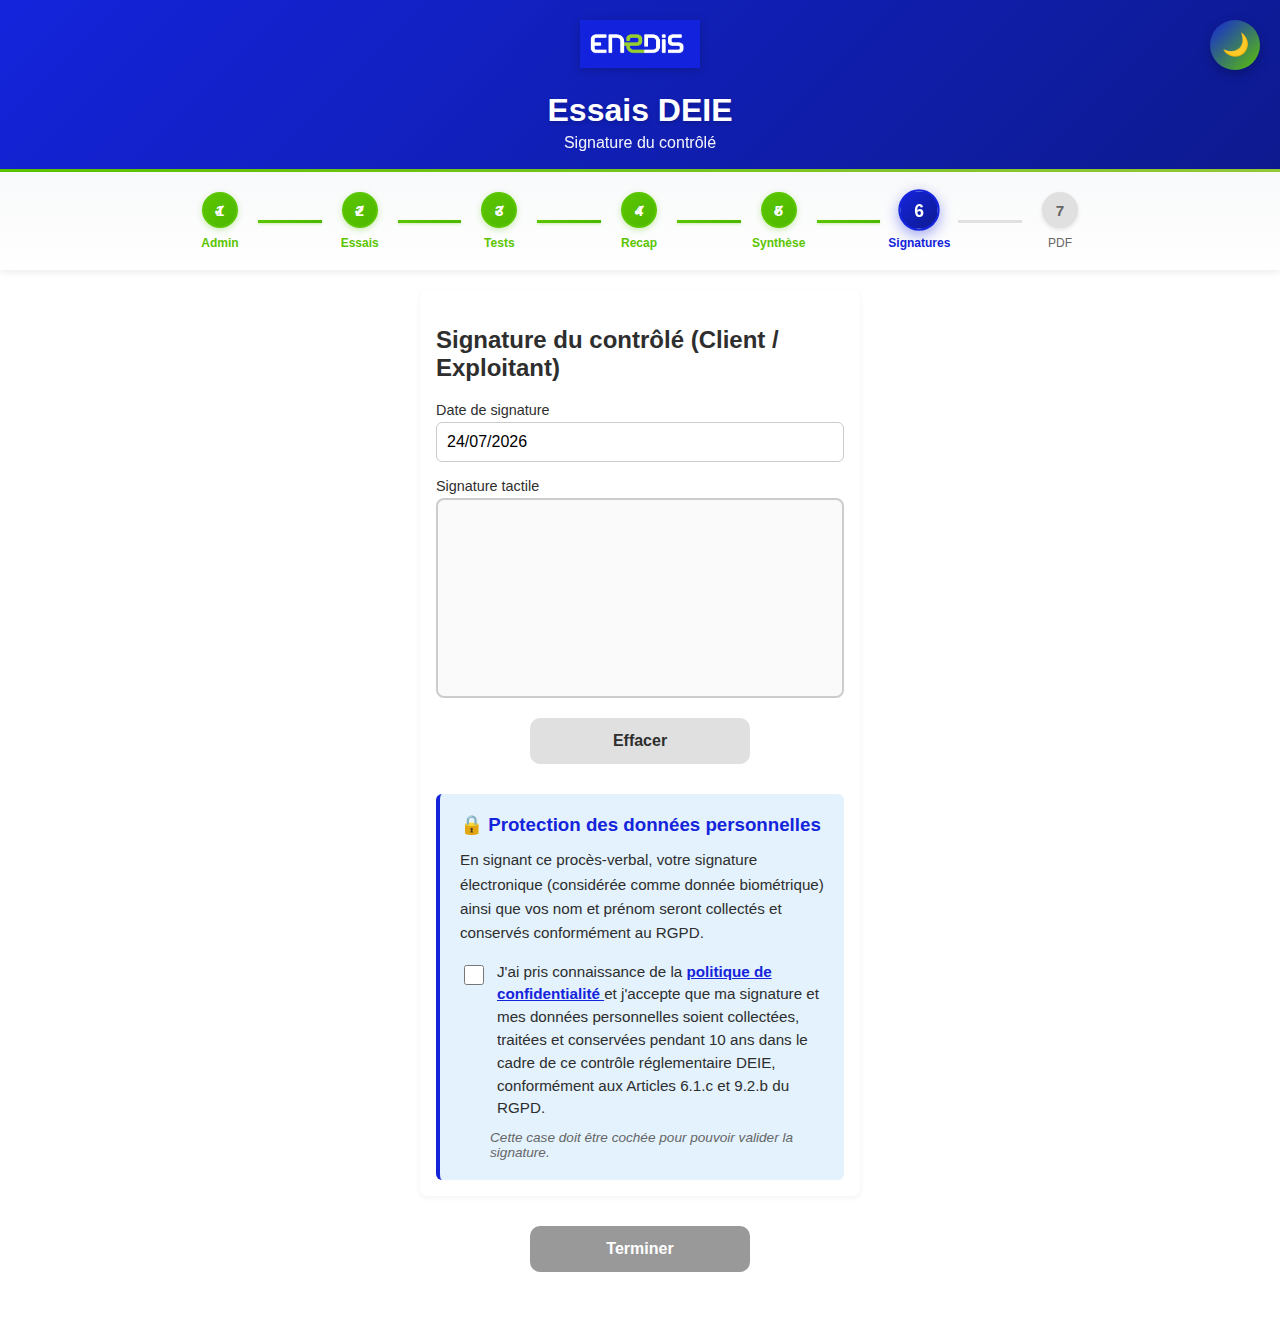
<file: signature-client.html>
<!DOCTYPE html>
<html lang="fr">
<head>
  <meta charset="UTF-8">
  <title>Signature Client</title>
  <meta name="viewport" content="width=device-width, initial-scale=1.0">
  <link rel="stylesheet" href="style.css?v=20260217">
</head>

<body>

  <!-- HEADER BLEU -->
  <header class="header">
    <img src="enedis.png" alt="Enedis" class="logo">
    <h1>Essais DEIE</h1>
    <p>Signature du contrôlé</p>
  </header>

  <!-- CONTENU -->
  <main class="container">

    <section class="card">
      <h2>Signature du contrôlé (Client / Exploitant)</h2>

      <div class="field">
        <label>Date de signature</label>
        <input type="text" id="dateSignatureClient" readonly>
      </div>

      <div class="field">
        <label>Signature tactile</label>
        <canvas id="canvasSignatureClient" class="signature-canvas"></canvas>
      </div>

      <div style="display: flex; gap: 10px; margin-top: 10px;">
        <button type="button" class="secondary-btn" id="btnEffacerClient">
          Effacer
        </button>
      </div>

      <!-- CONSENTEMENT RGPD -->
      <div style="background: #e3f2fd; padding: 20px; border-left: 4px solid #1424DB; border-radius: 6px; margin-top: 30px;">
        <h3 style="margin-top: 0; color: #1424DB;">🔒 Protection des données personnelles</h3>
        <p style="font-size: 0.95rem; line-height: 1.6; margin: 10px 0;">
          En signant ce procès-verbal, votre signature électronique (considérée comme donnée biométrique) 
          ainsi que vos nom et prénom seront collectés et conservés conformément au RGPD.
        </p>
        <div style="display: flex; align-items: flex-start; gap: 10px; margin-top: 15px;">
          <input type="checkbox" id="consentementRGPDClient" style="margin-top: 4px; width: 20px; height: 20px; cursor: pointer;">
          <label for="consentementRGPDClient" style="cursor: pointer; flex: 1; font-size: 0.95rem; line-height: 1.5;">
            J'ai pris connaissance de la 
            <a href="confidentialite.html" target="_blank" style="color: #1424DB; text-decoration: underline; font-weight: bold;">
              politique de confidentialité
            </a> 
            et j'accepte que ma signature et mes données personnelles soient collectées, traitées et conservées 
            pendant 10 ans dans le cadre de ce contrôle réglementaire DEIE, conformément aux Articles 6.1.c et 9.2.b du RGPD.
          </label>
        </div>
        <p style="font-size: 0.85rem; color: #666; margin: 10px 0 0 30px; font-style: italic;">
          Cette case doit être cochée pour pouvoir valider la signature.
        </p>
      </div>
    </section>

    <!-- NAVIGATION -->
    <div class="form-actions">
      <button type="button" class="primary-btn" id="btnTerminer" disabled>
        Terminer
      </button>
    </div>

  </main>

  <script defer src="signature-client.js?v=20260217"></script>
  <script defer src="progress-indicator.js?v=20260218"></script>
  <script defer src="dark-mode.js?v=20260217"></script>
</body>
</html>
</file>
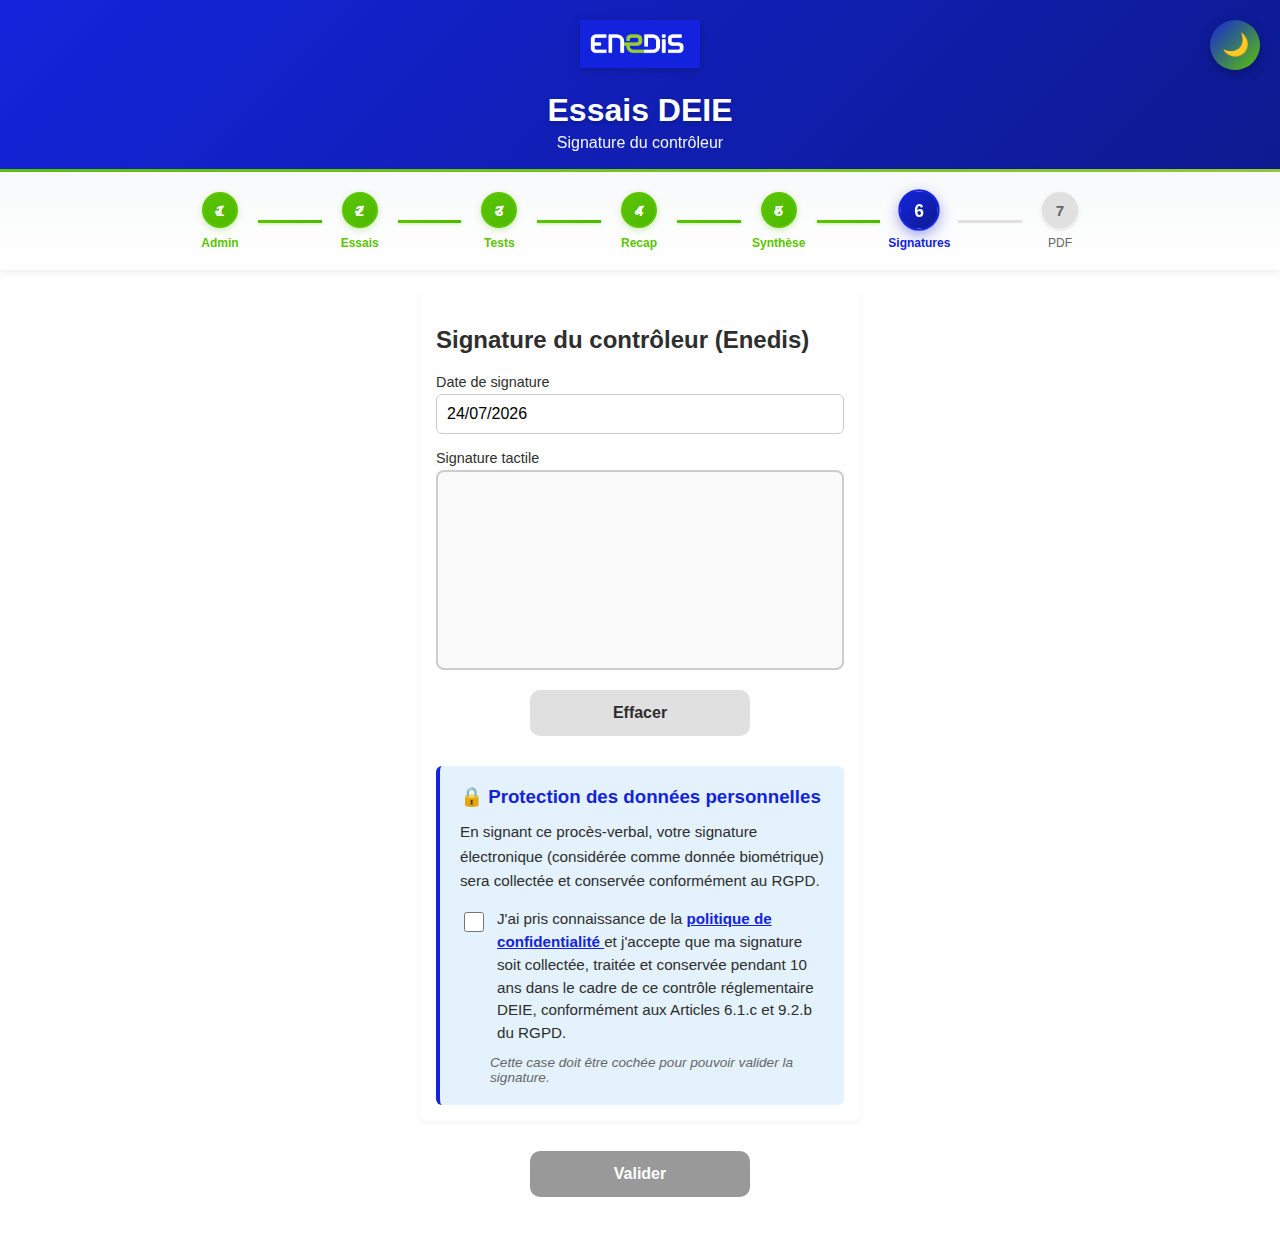
<file: signature-controleur.html>
<!DOCTYPE html>
<html lang="fr">
<head>
  <meta charset="UTF-8">
  <title>Signature Contrôleur</title>
  <meta name="viewport" content="width=device-width, initial-scale=1.0">
  <link rel="stylesheet" href="style.css?v=20260217">
</head>

<body>

  <!-- HEADER BLEU -->
  <header class="header">
    <img src="enedis.png" alt="Enedis" class="logo">
    <h1>Essais DEIE</h1>
    <p>Signature du contrôleur</p>
  </header>

  <!-- CONTENU -->
  <main class="container">

    <section class="card">
      <h2>Signature du contrôleur (Enedis)</h2>

      <div class="field">
        <label>Date de signature</label>
        <input type="text" id="dateSignatureControleur" readonly>
      </div>

      <div class="field">
        <label>Signature tactile</label>
        <canvas id="canvasSignatureControleur" class="signature-canvas"></canvas>
      </div>

      <div style="display: flex; gap: 10px; margin-top: 10px;">
        <button type="button" class="secondary-btn" id="btnEffacerControleur">
          Effacer
        </button>
      </div>

      <!-- CONSENTEMENT RGPD -->
      <div style="background: #e3f2fd; padding: 20px; border-left: 4px solid #1424DB; border-radius: 6px; margin-top: 30px;">
        <h3 style="margin-top: 0; color: #1424DB;">🔒 Protection des données personnelles</h3>
        <p style="font-size: 0.95rem; line-height: 1.6; margin: 10px 0;">
          En signant ce procès-verbal, votre signature électronique (considérée comme donnée biométrique) 
          sera collectée et conservée conformément au RGPD.
        </p>
        <div style="display: flex; align-items: flex-start; gap: 10px; margin-top: 15px;">
          <input type="checkbox" id="consentementRGPD" style="margin-top: 4px; width: 20px; height: 20px; cursor: pointer;">
          <label for="consentementRGPD" style="cursor: pointer; flex: 1; font-size: 0.95rem; line-height: 1.5;">
            J'ai pris connaissance de la 
            <a href="confidentialite.html" target="_blank" style="color: #1424DB; text-decoration: underline; font-weight: bold;">
              politique de confidentialité
            </a> 
            et j'accepte que ma signature soit collectée, traitée et conservée pendant 10 ans dans le cadre 
            de ce contrôle réglementaire DEIE, conformément aux Articles 6.1.c et 9.2.b du RGPD.
          </label>
        </div>
        <p style="font-size: 0.85rem; color: #666; margin: 10px 0 0 30px; font-style: italic;">
          Cette case doit être cochée pour pouvoir valider la signature.
        </p>
      </div>
    </section>

    <!-- NAVIGATION -->
    <div class="form-actions">
      <button type="button" class="primary-btn" id="btnValiderControleur" disabled>
        Valider
      </button>
    </div>

  </main>

  <script defer src="signature-controleur.js?v=20260217"></script>
  <script defer src="progress-indicator.js?v=20260218"></script>
  <script defer src="dark-mode.js?v=20260217"></script>
</body>
</html>
</file>
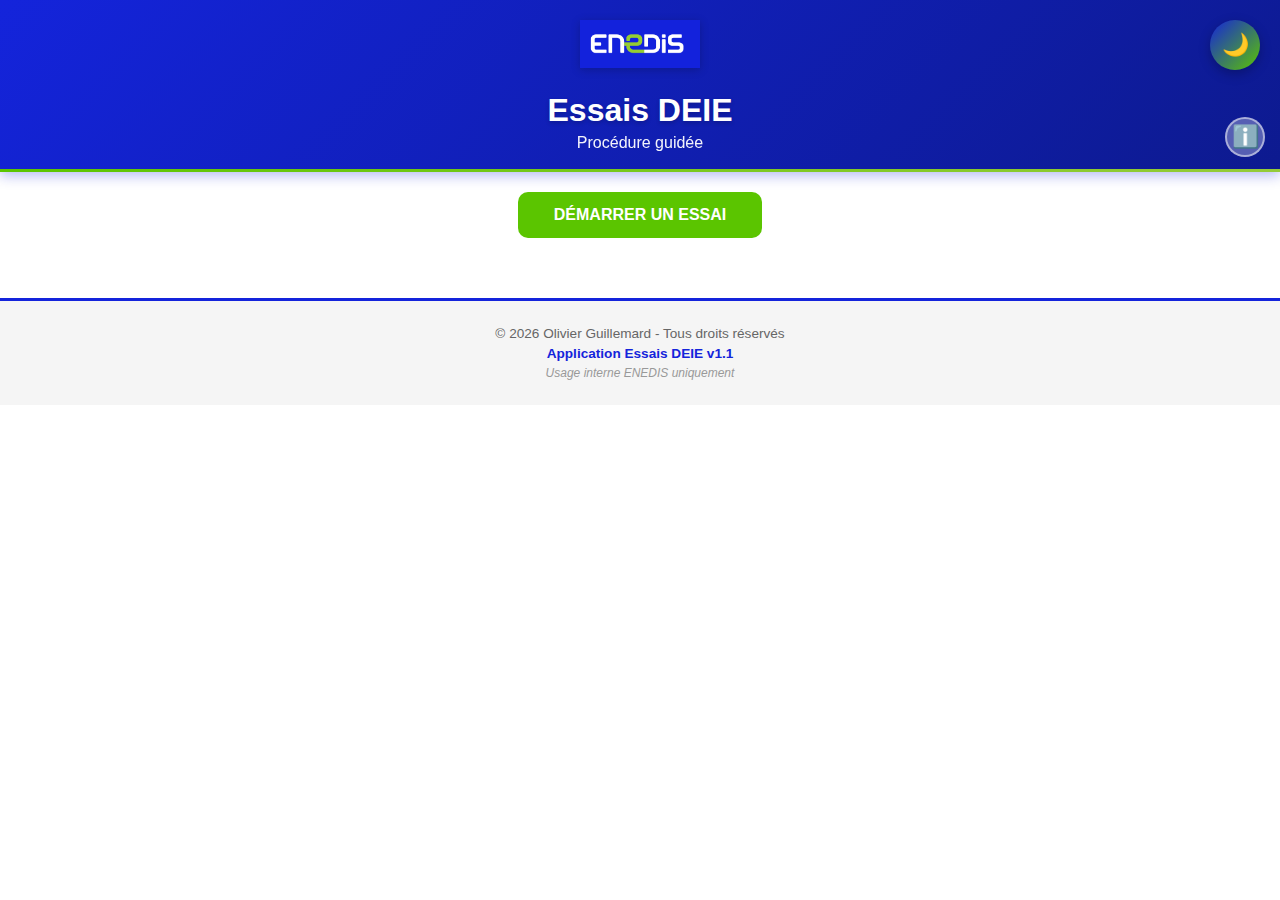
<file: synthese.html>
<!DOCTYPE html>
<html lang="fr">
<head>
  <meta charset="UTF-8">
  <title>Essais DEIE - Synthèse</title>
  <meta name="viewport" content="width=device-width, initial-scale=1.0">
  <link rel="stylesheet" href="style.css?v=20260217">
</head>

<body>

  <!-- HEADER BLEU -->
  <header class="header">
    <img src="enedis.png" alt="Enedis" class="logo">
    <h1>Essais DEIE</h1>
    <p>Synthèse globale</p>
  </header>

  <!-- CONTENU -->
  <main class="container">

    <section class="card">
      <h2>Synthèse de l'ensemble des tests</h2>
      
      <div id="syntheseGlobale" style="padding: 20px; border-radius: 8px; margin: 20px 0; text-align: center;">
        <p id="texteSyntheseGlobale" style="font-size: 1.3rem; font-weight: bold; margin-bottom: 16px;"></p>
      </div>

      <div id="listeFonctionsNOK" style="display: none;">
        <h3>Fonctions non conformes :</h3>
        <ul id="detailNOK" style="color: #d32f2f;"></ul>
      </div>
    </section>

    <!-- NAVIGATION -->
    <div class="form-actions">
      <button type="button" class="primary-btn" id="btnSignatures">
        Passer aux signatures
      </button>
    </div>

  </main>

  <script defer src="synthese.js?v=20260217"></script>
  <script defer src="progress-indicator.js?v=20260218"></script>
  <script defer src="dark-mode.js?v=20260217"></script>
</body>
</html>
</file>
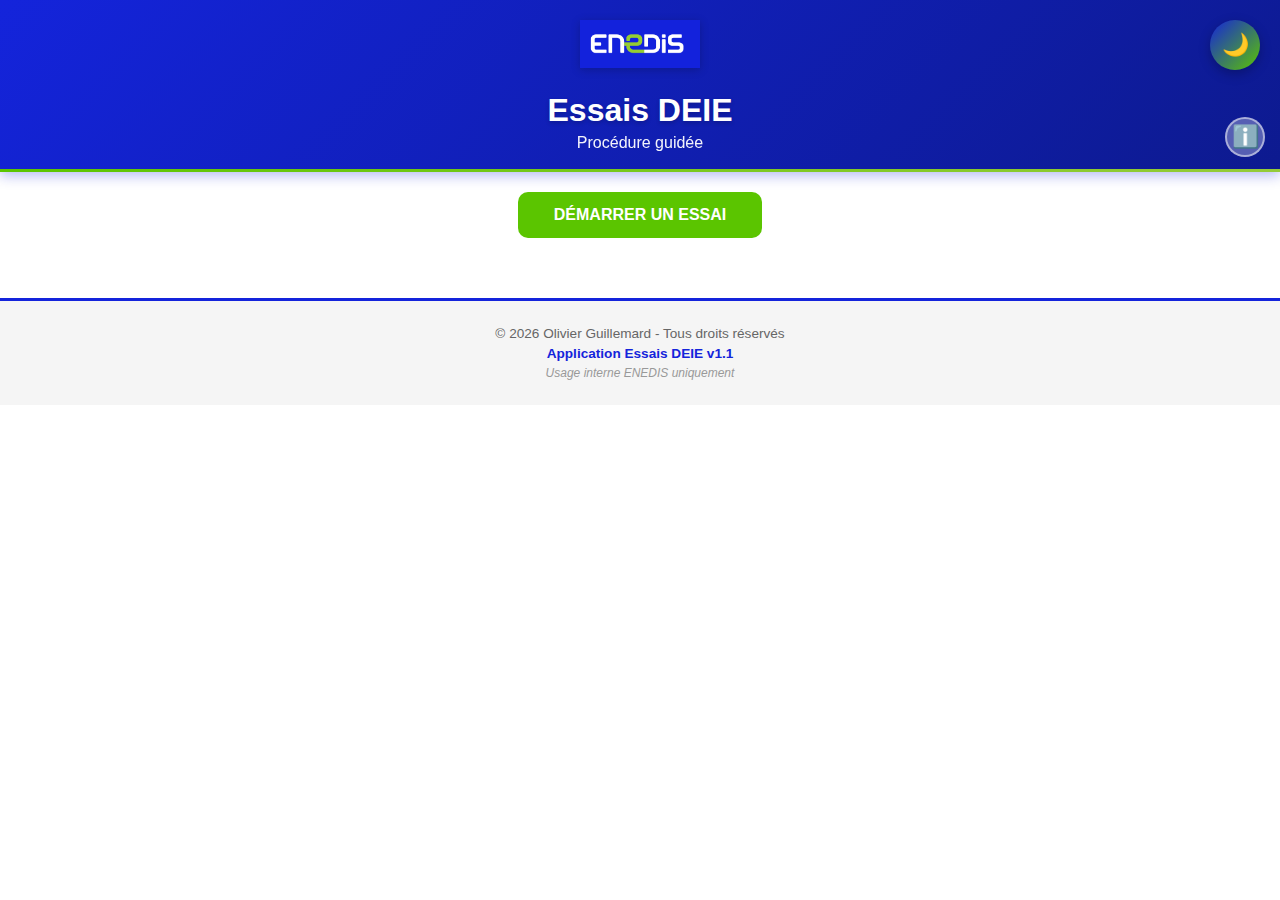
<file: tests.html>
<!DOCTYPE html>
<html lang="fr">
<head>
  <meta charset="UTF-8">
  <title>Essais DEIE - Tests en cours</title>
  <meta name="viewport" content="width=device-width, initial-scale=1.0">
  <link rel="stylesheet" href="style.css?v=20260217">
</head>

<body>

  <!-- HEADER BLEU -->
  <header class="header">
    <img src="enedis.png" alt="Enedis" class="logo">
    <h1>Essais DEIE</h1>
    <p>Tests en cours</p>
  </header>

  <!-- CONTENU -->
  <main class="container">

    <!-- PROGRESSION -->
    <section class="progression">
      <p>
        <strong>Fonction <span id="numFonction"></span> sur <span id="totalFonctions"></span></strong>
      </p>
      <div class="progress-bar">
        <div class="progress-fill" id="progressFill"></div>
      </div>
    </section>

    <!-- TITRE FONCTION -->
    <section class="card">
      <h2 id="titreFonction"></h2>
    </section>

    <!-- CONTRÔLE CÂBLAGE (si coffret DEIE) -->
    <section id="blocCablage" class="card" style="display:none;">
      <h3>Contrôle câblage</h3>
      <div id="listeCablage"></div>
    </section>

    <!-- TESTS FONCTION -->
    <section class="card">
      <h3>Tests de la fonction</h3>
      <div id="listeTests"></div>
    </section>

    <!-- SYNTHÈSE FONCTION -->
    <section id="blocSynthese" class="card" style="display:none;">
      <h3>Synthèse de la fonction</h3>
      <p id="texteSynthese" style="font-size: 1.1rem; font-weight: bold;"></p>
    </section>

    <!-- NAVIGATION -->
    <div class="form-actions navigation-tests">
      <button type="button" class="secondary-btn" id="btnPrecedent" style="display:none;">
        ← Précédent
      </button>
      <button type="button" class="primary-btn" id="btnSuivant" disabled>
        Suivant →
      </button>
    </div>

  </main>

  <script defer src="ux-mobile.js?v=20260217"></script>
  <script defer src="tests.js?v=20260217"></script>
  <script defer src="progress-indicator.js?v=20260218"></script>
  <script defer src="dark-mode.js?v=20260217"></script>
</body>
</html>
</file>
<file: style.css>
* {
  box-sizing: border-box;
  font-family: Arial, sans-serif;
}

body {
  margin: 0;
  background-color: #ffffff;
  color: #2E2E2E;
}

.header {
  background: linear-gradient(135deg, #1424DB 0%, #0d1a8f 100%);
  color: white;
  text-align: center;
  padding: 20px 10px;
  position: relative;
  box-shadow: 0 4px 12px rgba(20, 36, 219, 0.3);
}

.header::after {
  content: '';
  position: absolute;
  bottom: 0;
  left: 0;
  right: 0;
  height: 3px;
  background: linear-gradient(90deg, #5bc500 0%, #95CB39 100%);
}

.header h1 {
  margin: 10px 0 5px;
  font-weight: 700;
  text-shadow: 0 2px 4px rgba(0, 0, 0, 0.2);
}

.header p {
  margin: 0;
  opacity: 0.95;
  font-weight: 300;
}

.logo {
  max-width: 120px;
  height: auto;
  margin-bottom: 10px;
  filter: drop-shadow(0 2px 4px rgba(0, 0, 0, 0.2));
}

.container {
    max-width: 480px;
    margin: 0 auto;
    padding: 20px;
}

/*BOUTON DEMARRER */
#startBtn {
  background-color: #5bc500; /* vert enedis */
  color: #ffffff;
  border: none;
  border-radius: 10px;

  padding: 14px 36px;
  font-size: 16px;
  font-weight: 600;

  min-width: 220px;
  cursor: pointer;

  display: block;
  margin: 0 auto;
  transition: background-color 0.2s ease, transform 0.1s ease;
 
}
/*Effete survol*/
#startBtn:hover {
  background-color: #435e15;
}

.screen {
  display: none;
  width: 100%;
}

.screen.active {
  display: block;
}

.bloc {
  margin-bottom: 30px;
}

.bloc h3 {
  margin-bottom: 10px;
}

.choice-group {
  margin-bottom: 32px;
  text-align: center;
}

.choice-group h3 {
  margin-bottom: 20px;
  color: #1424DB;
  font-size: 1.2rem;
  font-weight: 600;
}

.choice-btn {
  background: linear-gradient(135deg, #f5f5f5 0%, #e8e8e8 100%);
  border: 2px solid #e0e0e0;
  padding: 18px 28px;
  margin: 8px;
  border-radius: 12px;
  font-size: 1rem;
  font-weight: 500;
  cursor: pointer;
  transition: all 0.3s cubic-bezier(0.4, 0, 0.2, 1);
  box-shadow: 0 4px 6px rgba(0, 0, 0, 0.07),
              0 1px 3px rgba(0, 0, 0, 0.06);
  display: inline-block;
  min-width: 140px;
  position: relative;
  overflow: hidden;
}

.choice-btn::before {
  content: '';
  position: absolute;
  top: 50%;
  left: 50%;
  width: 0;
  height: 0;
  border-radius: 50%;
  background: rgba(20, 36, 219, 0.1);
  transform: translate(-50%, -50%);
  transition: width 0.6s, height 0.6s;
}

.choice-btn:hover {
  transform: translateY(-2px);
  box-shadow: 0 8px 12px rgba(0, 0, 0, 0.12),
              0 3px 6px rgba(0, 0, 0, 0.08);
  border-color: #1424DB;
}

.choice-btn:hover::before {
  width: 300px;
  height: 300px;
}

.choice-btn.active {
  background: linear-gradient(135deg, #5bc500 0%, #4db800 100%);
  color: white;
  border-color: #5bc500;
  box-shadow: 0 6px 16px rgba(91, 197, 0, 0.3),
              0 2px 8px rgba(91, 197, 0, 0.2);
  transform: translateY(-2px);
  font-weight: 600;
}

.choice-btn.active::before {
  background: rgba(255, 255, 255, 0.2);
}

.choice-btn:active {
  transform: translateY(0);
  box-shadow: 0 2px 4px rgba(0, 0, 0, 0.1);
}

#nextBtn {
  background-color: #1424DB; /*BLEU ENEDIS */
  color: white;

  border: none;
  border-radius: 10px;

  padding: 14px 36px;
  font-size: 16px;
  font-weight: 600;

  min-width: 220px;
  cursor: pointer;

  display: block;
  margin: 0 auto;
  transition: background-color 0.2s ease, transform 0.1s ease;
}
/* effet au survol */
#nextBtn:hover {
    background-color: #0033a0;
}

#nextBtn:disabled {
  background-color: #999;
  cursor: not-allowed;
}

h2 {
  margin-bottom: 20px;
}

.card {
  background: white;
  border-radius: 8px;
  padding: 16px;
  margin-bottom: 20px;
  box-shadow: 0 2px 6px rgba(0,0,0,0.05);
}

.card h3 {
  margin-bottom: 12px;
  color: #0033a0;
}

.field {
  margin-bottom: 16px;
}

/* Champs obligatoires */
.field-required label {
  position: relative;
}

.required-indicator {
  color: #d32f2f;
  font-weight: bold;
  margin-left: 4px;
  font-size: 1.1rem;
}

.field-hint {
  display: block;
  color: #d32f2f;
  font-size: 0.8rem;
  margin-top: 4px;
  font-style: italic;
}

.field-required input:focus,
.field-required select:focus {
  border-color: #1424DB;
  box-shadow: 0 0 0 3px rgba(20, 36, 219, 0.1);
}

.field-required input:invalid {
  border-color: #d32f2f;
}

.field-required input:valid {
  border-color: #5bc500;
}

.field label {
  display: block;
  font-size: 0.9rem;
  margin-bottom: 4px;
  font-weight: 500;
}

.field input,
.field select {
  width: 100%;
  padding: 10px;
  border-radius: 6px;
  border: 1px solid #ccc;
  font-size: 1rem;
  transition: border-color 0.3s, box-shadow 0.3s;
}

.btn-primary {
  width: 100%;
  background: #5bc500; /* vert Enedis */
  color: white;
  border: none;
  padding: 14px;
  border-radius: 8px;
  font-size: 1.1rem;
  margin-top: 20px;
}

/* ==========================
   ZONE BOUTON ACTION
========================== */

.actions {
  width: 100%;
  display: flex;
  justify-content: center;
  align-items: center;
  margin: 30px 0 40px;
}

/* Bouton CONTINUER */
.primary-btn {
  background-color: #0063AF; /* Bleu Enedis */
  color: white;

  border: none;
  border-radius: 10px;

  padding: 14px 36px;
  font-size: 16px;
  font-weight: 600;

  min-width: 220px;
  cursor: pointer;

  display: block;
  margin: 0 auto;
  transition: background-color 0.2s ease, transform 0.1s ease;
}

/* Effet au survol */
.primary-btn:hover {
  background-color: #004F8C;
}

/* Effet au clic */
.primary-btn:active {
  transform: scale(0.97);
}

.primary-btn:disabled {
  background-color: #999;
  cursor: not-allowed;
}

/* ==========================
   BOUTON SECONDAIRE
========================== */

.secondary-btn {
  background-color: #E0E0E0;
  color: #2E2E2E;

  border: none;
  border-radius: 10px;

  padding: 14px 36px;
  font-size: 16px;
  font-weight: 600;

  min-width: 220px;
  cursor: pointer;

  display: block;
  margin: 0 auto;
  transition: background-color 0.2s ease, transform 0.1s ease;
}

.secondary-btn:hover {
  background-color: #BDBDBD;
}

.secondary-btn:active {
  transform: scale(0.97);
}

/* ==========================
   NAVIGATION TESTS
========================== */

.navigation-tests {
  display: flex;
  justify-content: space-between;
  gap: 10px;
  margin-top: 30px;
}

.navigation-tests button {
  flex: 1;
  min-width: 120px;
}

/* ==========================
   CHECKBOX LIST (DÉPANNAGE)
========================== */

.checkbox-list {
  display: flex;
  flex-direction: column;
  gap: 10px;
}

.checkbox-item {
  display: flex;
  align-items: center;
  padding: 12px;
  border: 1px solid #ddd;
  border-radius: 8px;
  cursor: pointer;
  transition: background-color 0.2s ease;
  background-color: #ffffff;
}

.checkbox-item:hover {
  background-color: #f5f5f5;
}

.checkbox-item input[type="checkbox"] {
  margin-right: 12px;
  width: 20px;
  height: 20px;
  cursor: pointer;
}

.checkbox-item span {
  font-size: 1rem;
  color: #2E2E2E;
}

/* ==========================
   PROGRESSION
========================== */

.progression {
  margin-bottom: 20px;
}

.progress-bar {
  width: 100%;
  height: 10px;
  background-color: #E0E0E0;
  border-radius: 5px;
  overflow: hidden;
  margin-top: 8px;
}

.progress-fill {
  height: 100%;
  background-color: #5bc500;
  transition: width 0.3s ease;
}

/* ==========================
   BOUTONS OK / NOK
========================== */

.field-oknok {
  margin-bottom: 12px;
}

.field-oknok > div {
  display: flex;
  gap: 8px;
}

.btn-oknok {
  flex: 1;
  padding: 10px 20px;
  border: 2px solid #ccc;
  border-radius: 8px;
  background-color: #f5f5f5;
  color: #2E2E2E;
  font-size: 1rem;
  font-weight: 600;
  cursor: pointer;
  transition: all 0.2s ease;
}

.btn-oknok:hover {
  background-color: #e8e8e8;
}

.btn-oknok.active-ok {
  background-color: #5bc500;
  color: white;
  border-color: #5bc500;
}

.btn-oknok.active-nok {
  background-color: #d32f2f;
  color: white;
  border-color: #d32f2f;
}

/* ==========================
   TEST ACTION
========================== */

.test-action {
  margin-bottom: 24px;
  padding: 12px;
  background-color: #f9f9f9;
  border-radius: 8px;
}

/* ==========================
   RECAP
========================== */

.recap {
  background-color: #f0f4ff;
  border-left: 4px solid #1424DB;
  padding: 16px;
  margin-bottom: 20px;
  border-radius: 8px;
}

.recap h2 {
  margin-top: 0;
  margin-bottom: 12px;
  color: #1424DB;
}

.recap p {
  margin: 6px 0;
}

/* ==========================
   SIGNATURE CANVAS
========================== */

.signature-canvas {
  width: 100%;
  height: 200px;
  border: 2px solid #ccc;
  border-radius: 8px;
  background-color: #fafafa;
  cursor: crosshair;
  touch-action: none;
}

/* ==========================
   ACTIONS FORM
========================== */

.form-actions {
  margin-top: 30px;
  margin-bottom: 40px;
  text-align: center;
}

/* ==========================
   MODAL PROFIL
========================== */

.modal {
  position: fixed;
  z-index: 1000;
  left: 0;
  top: 0;
  width: 100%;
  height: 100%;
  background-color: rgba(0, 0, 0, 0.5);
  display: flex;
  justify-content: center;
  align-items: center;
}

.modal-content {
  background-color: white;
  padding: 30px;
  border-radius: 12px;
  width: 90%;
  max-width: 500px;
  max-height: 90vh;
  overflow-y: auto;
  box-shadow: 0 4px 20px rgba(0, 0, 0, 0.3);
  position: relative;
}

.close {
  position: absolute;
  right: 15px;
  top: 15px;
  font-size: 28px;
  font-weight: bold;
  color: #aaa;
  cursor: pointer;
  line-height: 1;
}

.close:hover,
.close:focus {
  color: #000;
}

.modal-content h2 {
  margin-top: 0;
  color: #1424DB;
}

/* ==========================
   BOUTON TOGGLE THEME
========================== */

.theme-toggle-btn {
  position: absolute;
  top: 15px;
  right: 15px;
  background: rgba(255, 255, 255, 0.3);
  border: 2px solid rgba(255, 255, 255, 0.5);
  border-radius: 50%;
  width: 45px;
  height: 45px;
  font-size: 20px;
  cursor: pointer;
  display: flex;
  align-items: center;
  justify-content: center;
  transition: all 0.3s ease;
  z-index: 100;
}

.theme-toggle-btn:hover {
  background: rgba(255, 255, 255, 0.5);
  transform: scale(1.1);
}

/* Bouton À propos */
.about-link {
  position: absolute;
  bottom: 15px;
  right: 15px;
  background: rgba(255, 255, 255, 0.3);
  border: 2px solid rgba(255, 255, 255, 0.5);
  border-radius: 50%;
  width: 40px;
  height: 40px;
  font-size: 22px;
  text-decoration: none;
  display: flex;
  align-items: center;
  justify-content: center;
  transition: all 0.3s ease;
  z-index: 10000;
}

.about-link:hover {
  background: rgba(255, 255, 255, 0.5);
  transform: scale(1.1);
}

/* ==========================
   TESTS - BLOCS ACTIONS
========================== */

.test-action {
  background-color: #f9f9f9;
  margin-bottom: 24px;
  padding: 12px;
  border-radius: 8px;
}

.test-action p {
  font-weight: bold;
  margin-bottom: 12px;
}

/* ==========================
   BOUTONS PLUS GROS (MOBILE)
========================== */

@media (max-width: 768px) {
  .choice-btn {
    padding: 20px 32px;
    font-size: 1.05rem;
    min-height: 60px;
    min-width: 160px;
    margin: 10px;
    display: block;
    width: calc(100% - 40px);
    max-width: 400px;
    margin-left: auto;
    margin-right: auto;
  }

  .btn-oknok {
    padding: 14px 24px;
    font-size: 1.1rem;
    min-height: 50px;
  }

  .primary-btn,
  .secondary-btn {
    padding: 16px 40px;
    font-size: 17px;
    min-height: 54px;
  }

  #startBtn,
  #nextBtn {
    padding: 18px 40px;
    font-size: 18px;
    min-height: 58px;
  }
}

/* ==========================
   MODE SOMBRE
========================== */

body.dark-mode {
  background-color: #1a1a1a;
  color: #e0e0e0;
}

.dark-mode .header {
  background-color: #0d1a8f;
}

.dark-mode .container {
  background-color: #1a1a1a;
}

.dark-mode .card,
.dark-mode .recap {
  background-color: #2a2a2a;
  color: #e0e0e0;
  box-shadow: 0 2px 6px rgba(0,0,0,0.3);
}

.dark-mode .card h2,
.dark-mode .card h3,
.dark-mode .recap h2 {
  color: #5bc500;
}

.dark-mode input,
.dark-mode select,
.dark-mode textarea {
  background-color: #3a3a3a;
  color: #e0e0e0;
  border-color: #555;
}

.dark-mode input::placeholder,
.dark-mode textarea::placeholder {
  color: #888;
}

.dark-mode .choice-btn {
  background: linear-gradient(135deg, #3a3a3a 0%, #2d2d2d 100%);
  border-color: #4a4a4a;
  color: #e0e0e0;
  box-shadow: 0 4px 6px rgba(0, 0, 0, 0.3),
              0 1px 3px rgba(0, 0, 0, 0.2);
}

.dark-mode .choice-btn:hover {
  background: linear-gradient(135deg, #4a4a4a 0%, #3d3d3d 100%);
  border-color: #5bc500;
  box-shadow: 0 8px 12px rgba(0, 0, 0, 0.4),
              0 3px 6px rgba(0, 0, 0, 0.3);
}

.dark-mode .choice-btn.active {
  background: linear-gradient(135deg, #5bc500 0%, #4db800 100%);
  color: white;
  border-color: #5bc500;
  box-shadow: 0 6px 16px rgba(91, 197, 0, 0.4),
              0 2px 8px rgba(91, 197, 0, 0.3);
}

.dark-mode .btn-oknok {
  background-color: #3a3a3a;
  color: #e0e0e0;
  border-color: #555;
}

.dark-mode .btn-oknok:hover {
  background-color: #4a4a4a;
}

.dark-mode .btn-oknok.active-ok {
  background-color: #5bc500;
  color: white;
  border-color: #5bc500;
}

.dark-mode .btn-oknok.active-nok {
  background-color: #d32f2f;
  color: white;
  border-color: #d32f2f;
}

.dark-mode .secondary-btn {
  background-color: #3a3a3a;
  color: #e0e0e0;
}

.dark-mode .secondary-btn:hover {
  background-color: #4a4a4a;
}

.dark-mode label {
  color: #b0b0b0;
}

/* Recap items */
.recap-item-ok {
  background-color: #e8f5e9;
  color: #000;
}

.recap-item-nok {
  background-color: #ffebee;
  color: #000;
}

.dark-mode .recap-item-ok {
  background-color: #1b5e20;
  color: #e0e0e0;
}

.dark-mode .recap-item-nok {
  background-color: #b71c1c;
  color: #e0e0e0;
}

/* Synthese globale */
.synthese-ok {
  background-color: #e8f5e9;
}

.synthese-nok {
  background-color: #ffebee;
}

.dark-mode .synthese-ok {
  background-color: #1b5e20;
}

.dark-mode .synthese-nok {
  background-color: #b71c1c;
}

.dark-mode .progress-bar {
  background-color: #3a3a3a;
}

.dark-mode .test-action {
  background-color: #2a2a2a;
}

.dark-mode .modal-content {
  background-color: #2a2a2a;
  color: #e0e0e0;
}

.dark-mode .modal-content h2 {
  color: #5bc500;
}

.dark-mode .close {
  color: #888;
}

.dark-mode .close:hover {
  color: #e0e0e0;
}

.dark-mode .signature-canvas {
  background-color: #f0f0f0;
}

/* ==========================
   FOOTER COPYRIGHT
========================== */

.copyright-footer {
  background-color: #f5f5f5;
  border-top: 3px solid #1424DB;
  padding: 20px 10px;
  text-align: center;
  margin-top: 40px;
  font-size: 0.85rem;
  color: #666;
}

.copyright-footer p {
  margin: 5px 0;
}

.copyright-footer .version {
  font-weight: bold;
  color: #1424DB;
}

.copyright-footer .usage {
  font-size: 0.75rem;
  font-style: italic;
  color: #999;
}

.dark-mode .copyright-footer {
  background-color: #1a1a1a;
  border-top-color: #5bc500;
}

.dark-mode .copyright-footer {
  color: #999;
}

.dark-mode .copyright-footer .version {
  color: #5bc500;
}

.dark-mode .copyright-footer .usage {
  color: #666;
}

/* Blocs de tests fonctionnels */
.dark-mode .test-cablage,
.dark-mode .test-fonction {
  background-color: #2a2a2a;
  color: #e0e0e0;
}

.dark-mode .test-action {
  background-color: #333 !important;
}

.dark-mode .test-action h4 {
  color: #5bc500;
}

.dark-mode .test-action p {
  color: #e0e0e0 !important;
}

.dark-mode .test-resultat {
  color: #e0e0e0;
}

.dark-mode .progress-bar {
  background-color: #3a3a3a;
}

.dark-mode .progress-fill {
  background-color: #5bc500;
}

/* Sections et titres */
.dark-mode section h2,
.dark-mode section h3 {
  color: #5bc500;
}

/* Page sélection des fonctions - checkboxes */
.dark-mode .checkbox-item {
  background-color: #2a2a2a !important;
  border-color: #555 !important;
}

.dark-mode .checkbox-item:hover {
  background-color: #3a3a3a !important;
}

.dark-mode .checkbox-item input[type="checkbox"]:checked + span {
  color: #5bc500 !important;
}

.dark-mode .checkbox-item span {
  color: #e0e0e0 !important;
}

.dark-mode .checkbox-item input[type="checkbox"] {
  accent-color: #5bc500;
}

/* Champs de saisie dans les blocs de tests */
.dark-mode .field-oknok label {
  color: #e0e0e0 !important;
}

.dark-mode .commentaire-action {
  background-color: #3a3a3a !important;
  color: #e0e0e0 !important;
  border-color: #555 !important;
}

.dark-mode .commentaire-action::placeholder {
  color: #888 !important;
}

/* ==========================
   BOUTON ENVOI EMAIL
========================== */

#btnEnvoyerEmail {
  background-color: #5bc500 !important;
  color: white !important;
}

#btnEnvoyerEmail:hover {
  background-color: #4a9d00 !important;
}

/* Zone de téléchargement */
#zoneTelechargement .primary-btn,
#zoneTelechargement .secondary-btn {
  width: 100%;
  max-width: 300px;
  margin: 0 auto;
}

/* ==========================
   INDICATEUR DE PROGRESSION
========================== */

.progress-indicator {
  background: linear-gradient(to bottom, #f8f9fa 0%, #ffffff 100%);
  padding: 20px 10px;
  box-shadow: 0 2px 8px rgba(0, 0, 0, 0.08);
  position: relative;
  overflow-x: auto;
  overflow-y: hidden;
}

.progress-track {
  display: flex;
  align-items: center;
  justify-content: center;
  max-width: 900px;
  margin: 0 auto;
  gap: 8px;
}

.progress-step {
  display: flex;
  flex-direction: column;
  align-items: center;
  gap: 8px;
  min-width: 60px;
  position: relative;
  transition: all 0.3s ease;
}

.step-number {
  width: 36px;
  height: 36px;
  border-radius: 50%;
  background: #e0e0e0;
  color: #666;
  display: flex;
  align-items: center;
  justify-content: center;
  font-weight: 600;
  font-size: 0.95rem;
  border: 2px solid transparent;
  transition: all 0.3s ease;
  box-shadow: 0 2px 4px rgba(0, 0, 0, 0.1);
}

.step-label {
  font-size: 0.75rem;
  color: #666;
  font-weight: 500;
  white-space: nowrap;
  transition: all 0.3s ease;
}

/* Étape active */
.progress-step.active .step-number {
  background: linear-gradient(135deg, #1424DB 0%, #0d1a8f 100%);
  color: white;
  border-color: #1424DB;
  box-shadow: 0 4px 12px rgba(20, 36, 219, 0.4);
  transform: scale(1.15);
}

.progress-step.active .step-label {
  color: #1424DB;
  font-weight: 700;
}

/* Étape complétée */
.progress-step.completed .step-number {
  background: linear-gradient(135deg, #5bc500 0%, #4db800 100%);
  color: white;
  border-color: #5bc500;
  box-shadow: 0 2px 6px rgba(91, 197, 0, 0.3);
}

.progress-step.completed .step-number::after {
  content: '✓';
  position: absolute;
  font-size: 1rem;
  font-weight: bold;
}

.progress-step.completed .step-label {
  color: #5bc500;
  font-weight: 600;
}

/* Connecteurs entre étapes */
.step-connector {
  flex: 1;
  height: 3px;
  background: #e0e0e0;
  min-width: 30px;
  max-width: 80px;
  position: relative;
  transition: all 0.3s ease;
}

.step-connector.completed {
  background: linear-gradient(90deg, #5bc500 0%, #4db800 100%);
  box-shadow: 0 1px 3px rgba(91, 197, 0, 0.3);
}

/* Responsive mobile */
@media (max-width: 768px) {
  .progress-track {
    justify-content: flex-start;
    padding: 0 10px;
  }
  
  .progress-step {
    min-width: 50px;
  }
  
  .step-number {
    width: 32px;
    height: 32px;
    font-size: 0.85rem;
  }
  
  .step-label {
    font-size: 0.7rem;
  }
  
  .step-connector {
    min-width: 20px;
    max-width: 40px;
  }
}

/* ==========================
   MODE SOMBRE - INDICATEUR DE PROGRESSION
========================== */

.dark-mode .progress-indicator {
  background: linear-gradient(to bottom, #2a2a2a 0%, #1a1a1a 100%);
  box-shadow: 0 2px 8px rgba(0, 0, 0, 0.5);
}

.dark-mode .step-number {
  background: #3a3a3a;
  color: #b0b0b0;
  border-color: #4a4a4a;
  box-shadow: 0 2px 4px rgba(0, 0, 0, 0.3);
}

.dark-mode .step-label {
  color: #b0b0b0;
}

/* Étape active en mode sombre */
.dark-mode .progress-step.active .step-number {
  background: linear-gradient(135deg, #1424DB 0%, #0d1a8f 100%);
  color: white;
  border-color: #1424DB;
  box-shadow: 0 4px 12px rgba(20, 36, 219, 0.6);
}

.dark-mode .progress-step.active .step-label {
  color: #5bc5ff;
  font-weight: 700;
}

/* Étape complétée en mode sombre */
.dark-mode .progress-step.completed .step-number {
  background: linear-gradient(135deg, #5bc500 0%, #4db800 100%);
  color: white;
  border-color: #5bc500;
  box-shadow: 0 2px 6px rgba(91, 197, 0, 0.5);
}

.dark-mode .progress-step.completed .step-label {
  color: #5bc500;
  font-weight: 600;
}

/* Connecteurs en mode sombre */
.dark-mode .step-connector {
  background: #3a3a3a;
}

.dark-mode .step-connector.completed {
  background: linear-gradient(90deg, #5bc500 0%, #4db800 100%);
  box-shadow: 0 1px 3px rgba(91, 197, 0, 0.5);
}
</file>
